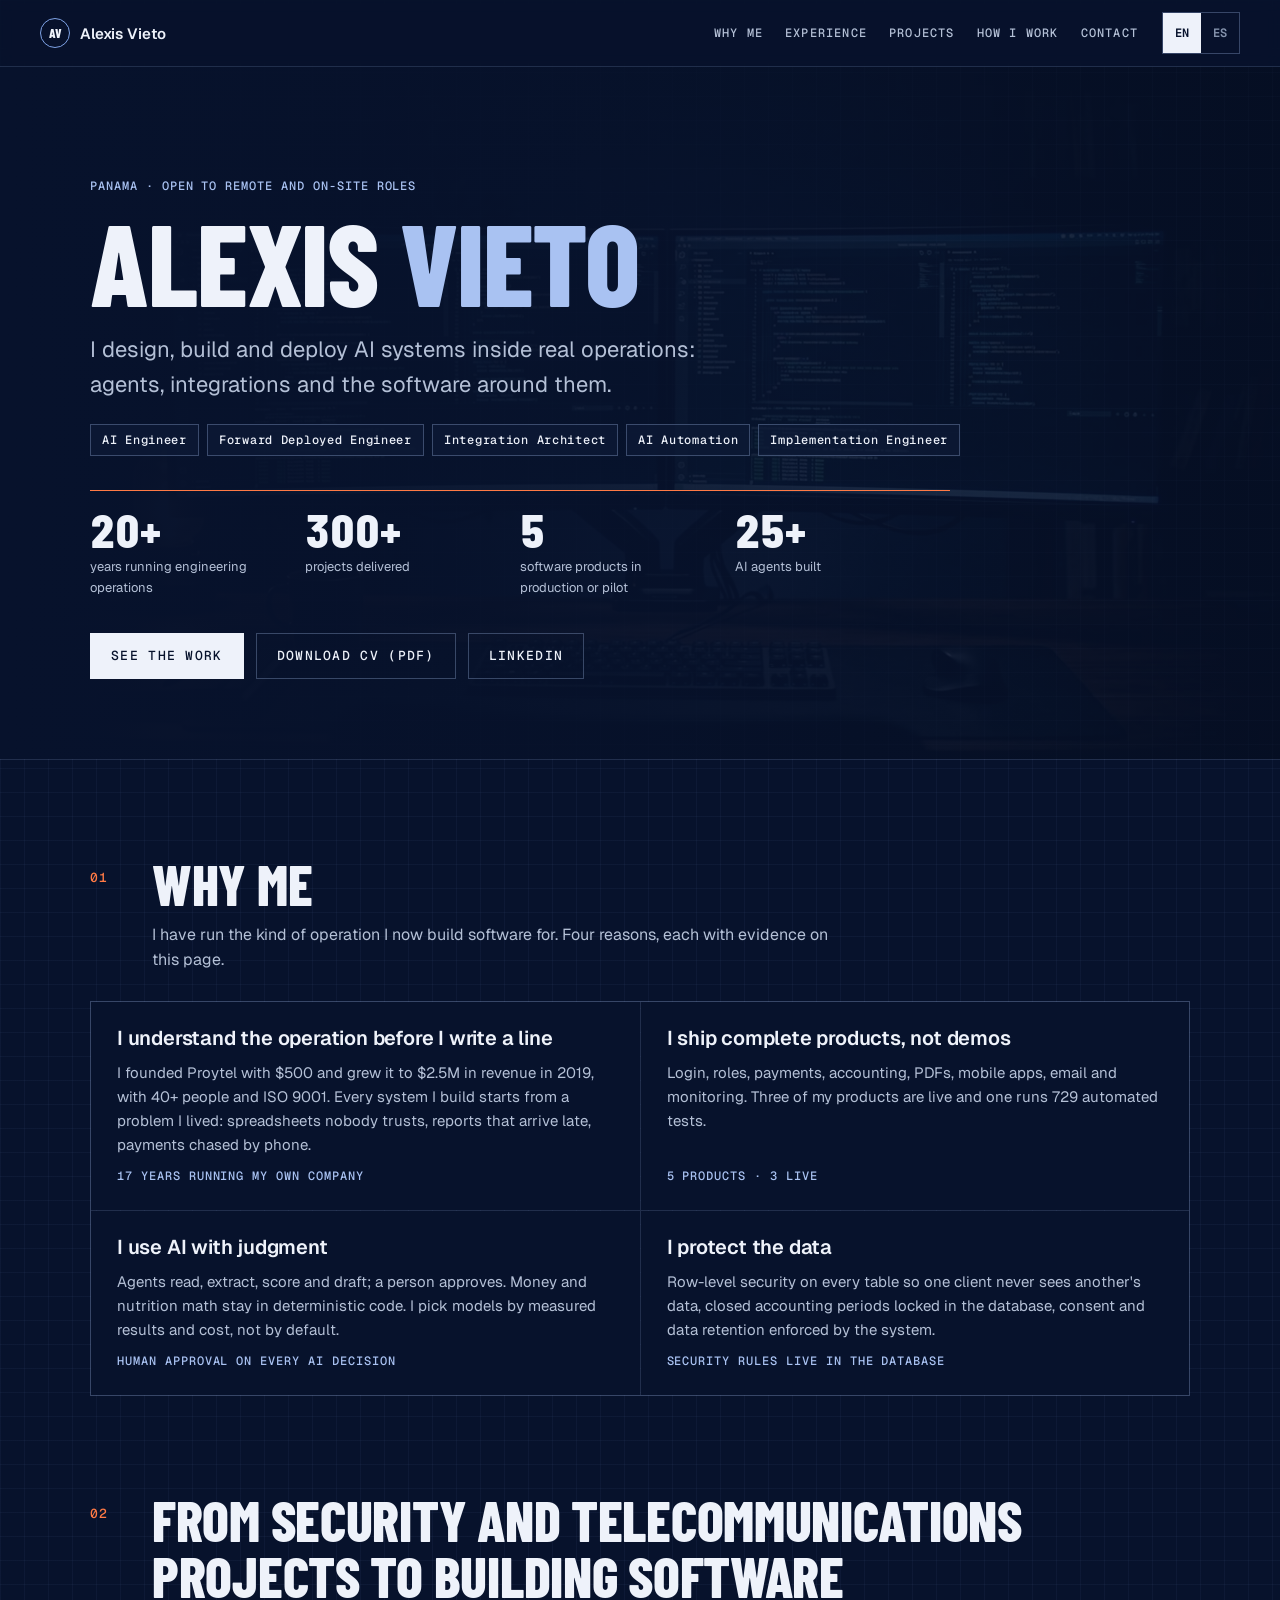
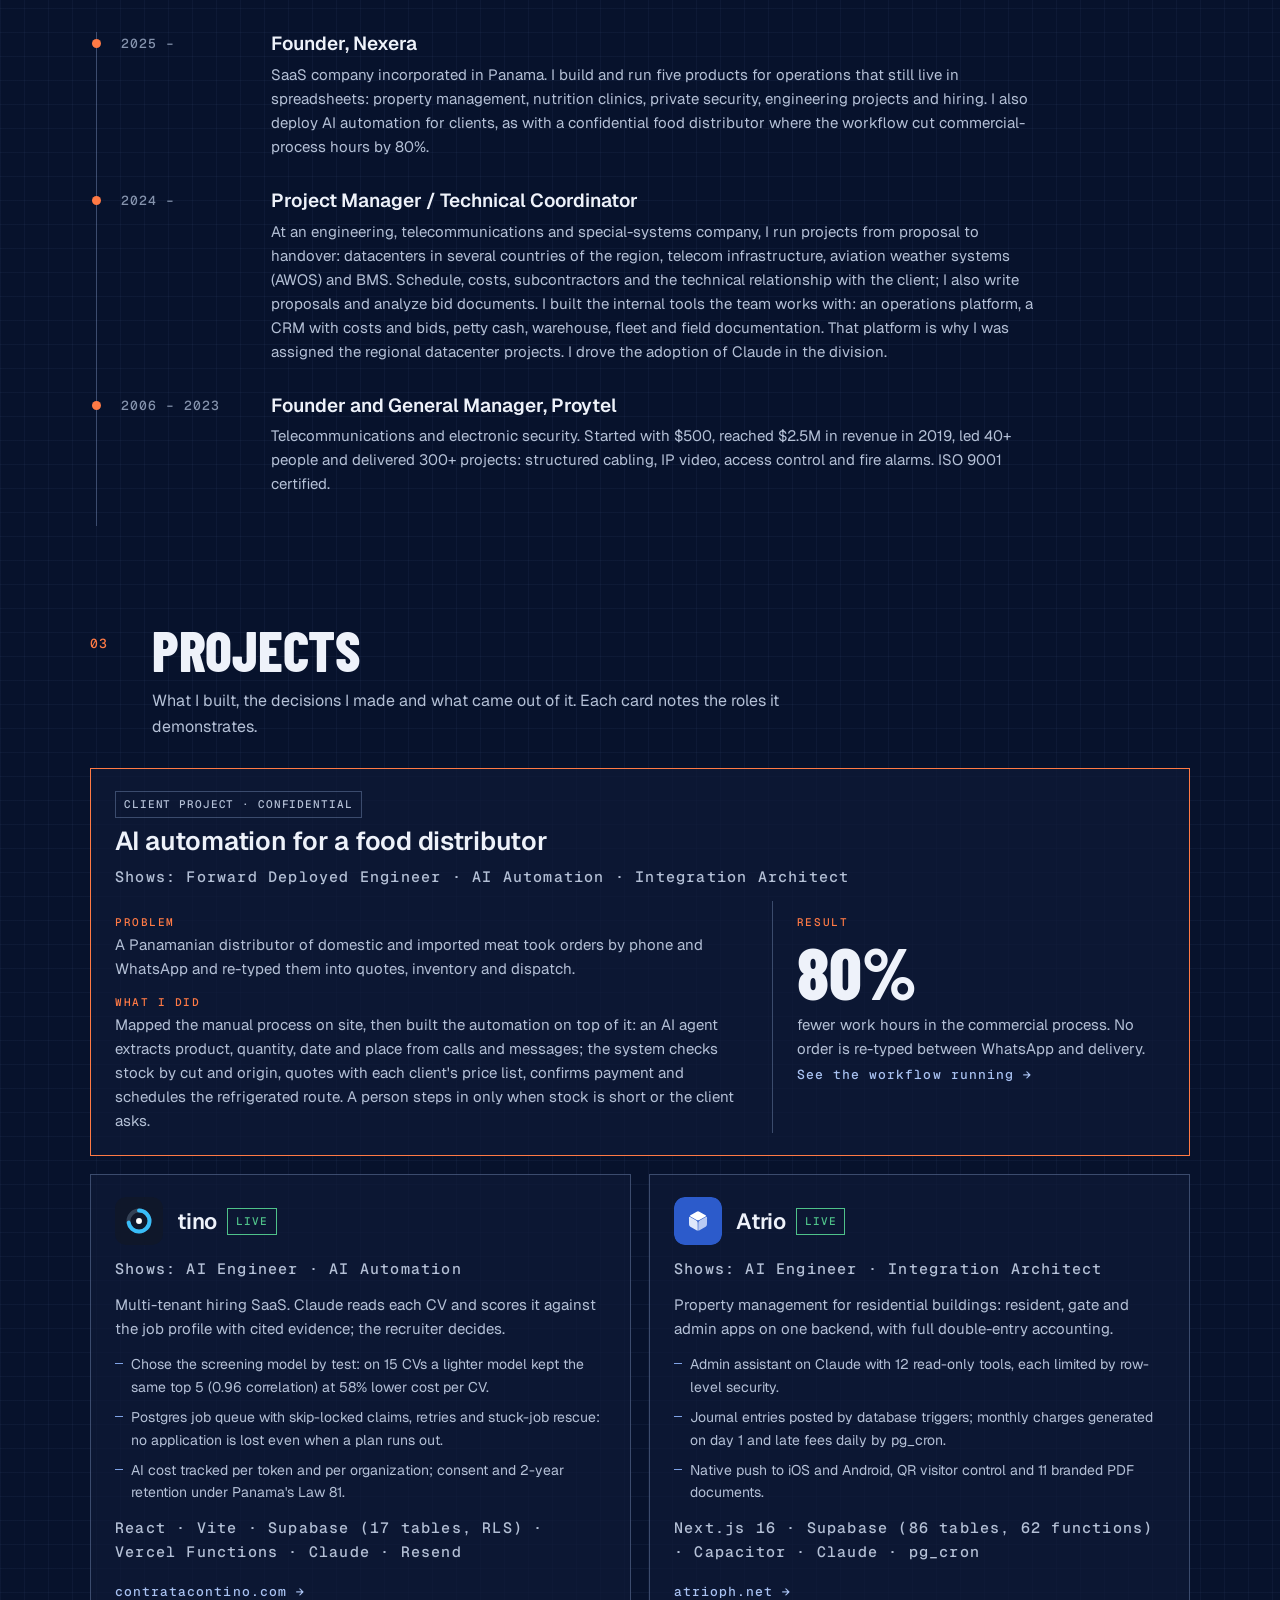
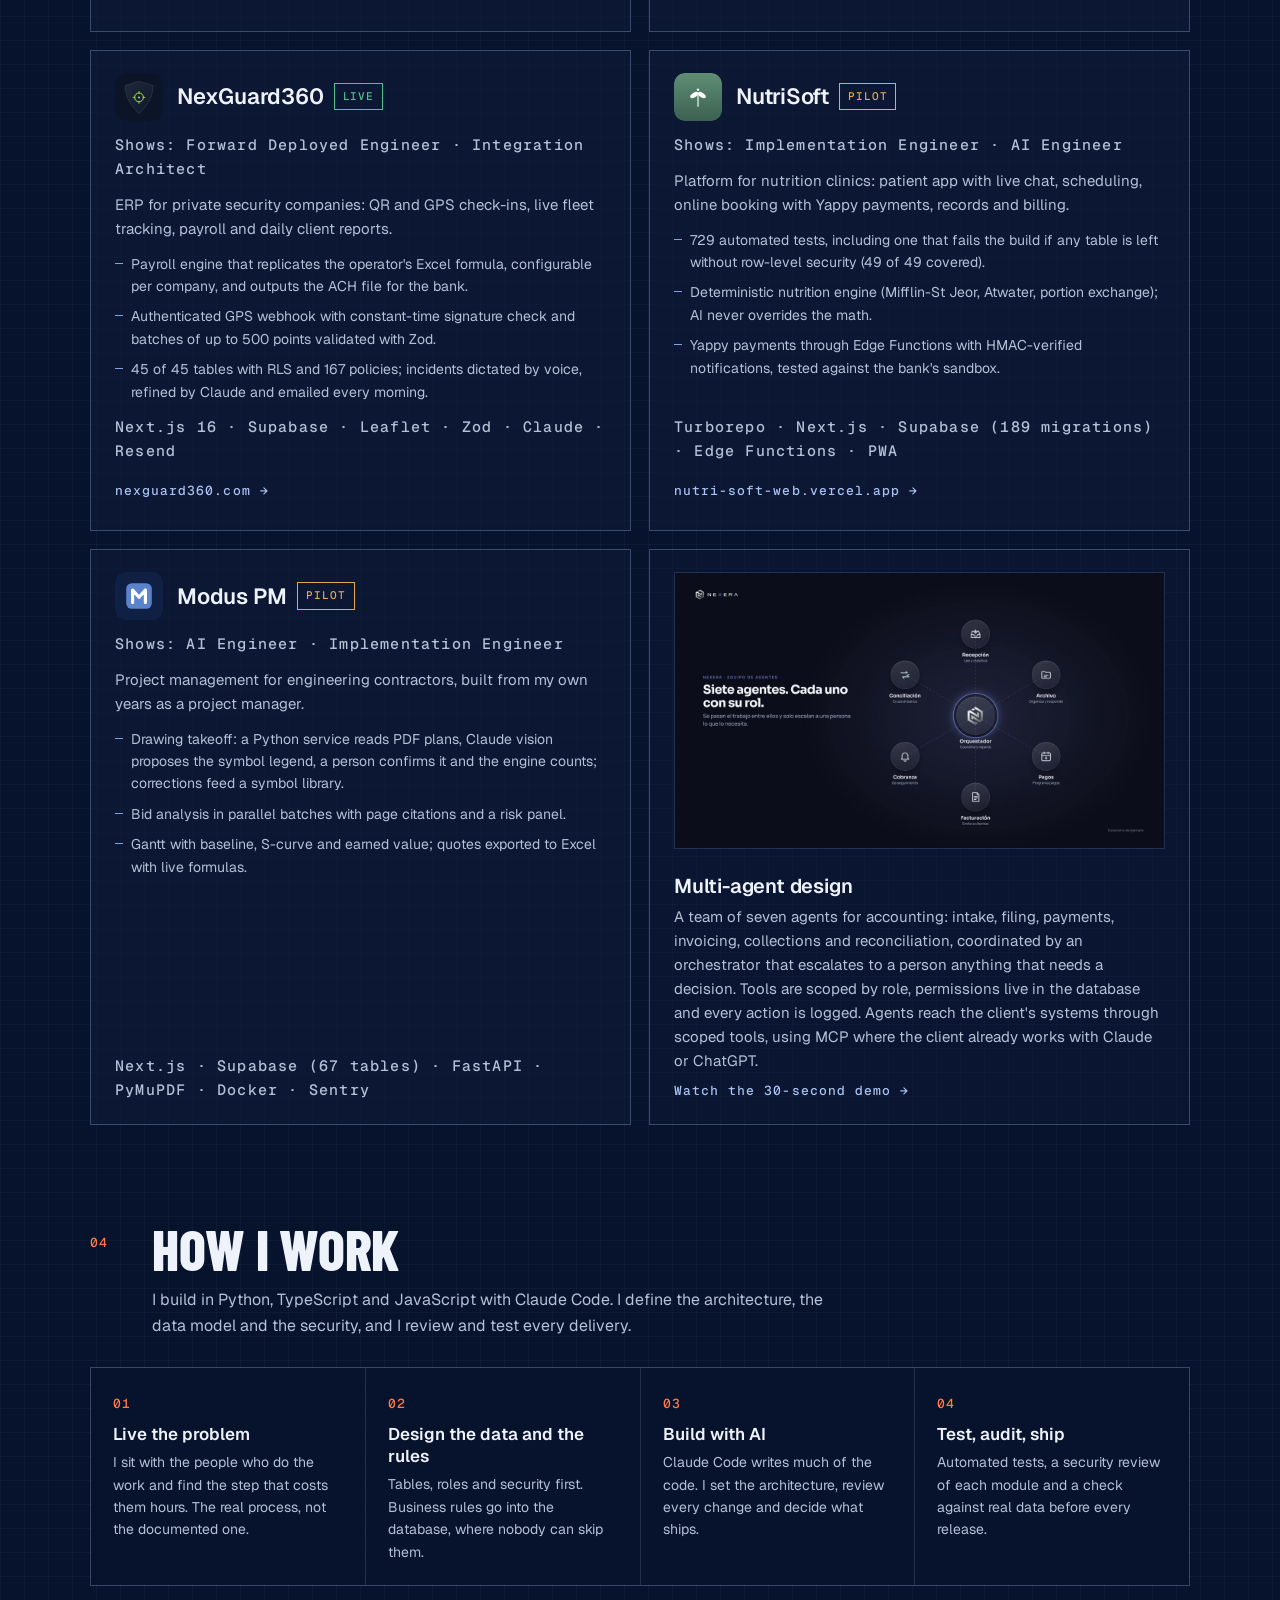
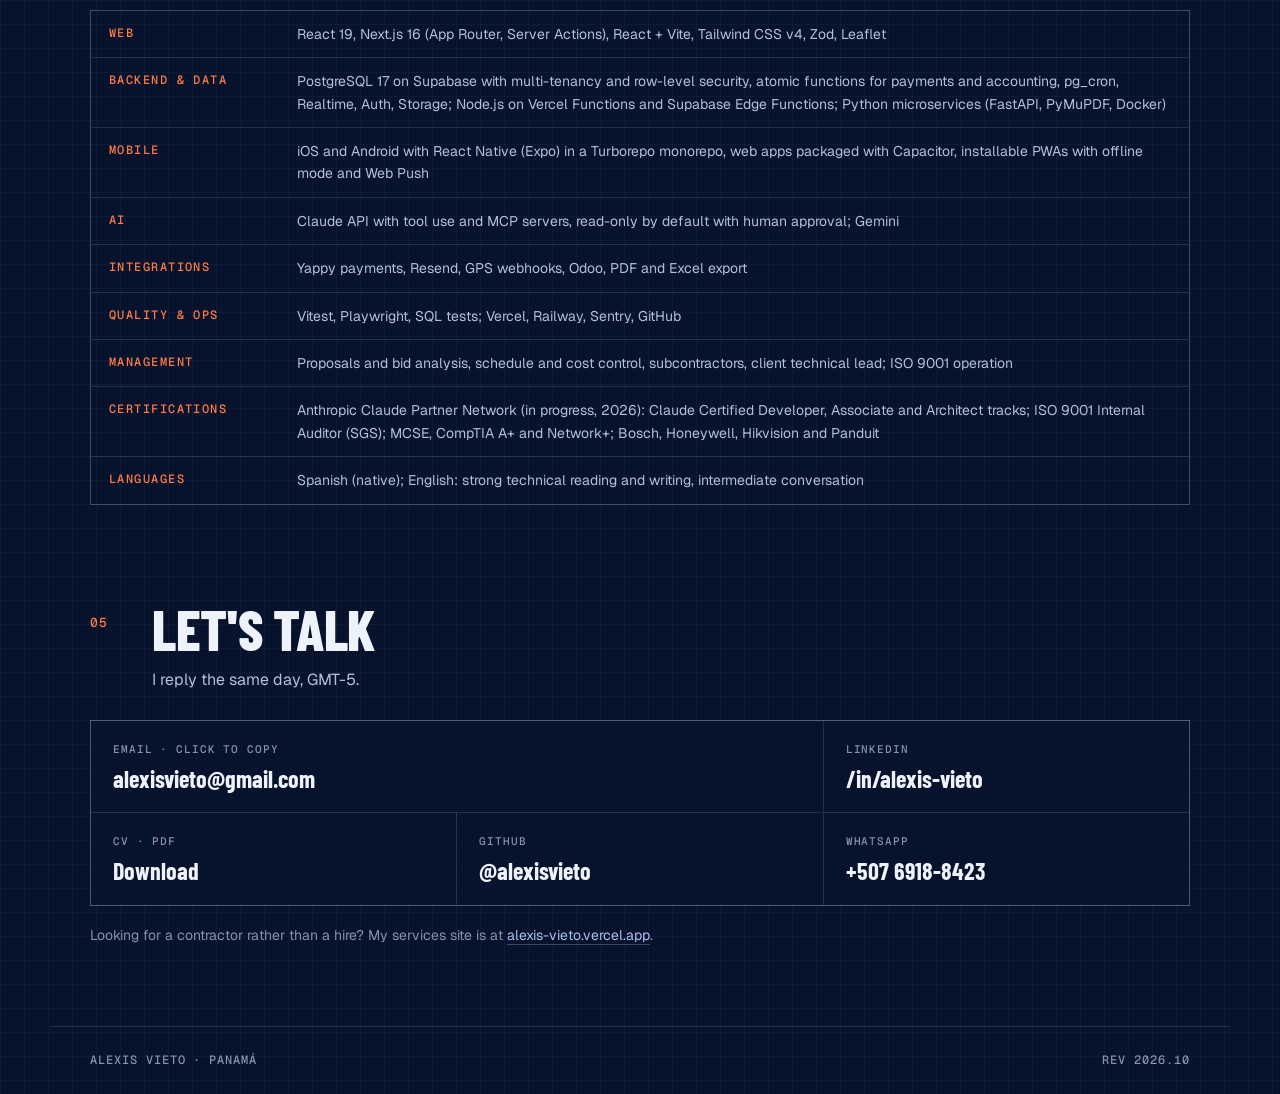
<file: recruiter/index.html>
<!doctype html>
<html lang="en">
<head>
<meta charset="utf-8">
<meta name="viewport" content="width=device-width,initial-scale=1">
<title>Alexis Vieto · AI Engineer · Forward Deployed Engineer · Integration Architect</title>
<meta name="description" content="Alexis Vieto. I design, build and deploy AI systems inside real operations. 20 years running engineering operations, 5 software products in production, 25+ AI agents. Panama.">
<link rel="canonical" href="https://alexis-vieto-cv.vercel.app/">
<meta property="og:type" content="profile">
<meta property="og:site_name" content="Alexis Vieto">
<meta property="og:title" content="Alexis Vieto · AI Engineer · Forward Deployed Engineer · Integration Architect">
<meta property="og:description" content="I design, build and deploy AI systems inside real operations. 20 years running engineering operations, 5 products in production, 25+ AI agents.">
<meta property="og:url" content="https://alexis-vieto-cv.vercel.app/">
<meta property="og:image" content="https://alexis-vieto-cv.vercel.app/media/og.jpg">
<meta property="og:image:width" content="1200">
<meta property="og:image:height" content="630">
<meta property="og:image:alt" content="Alexis Vieto · portfolio for recruiters">
<meta name="twitter:card" content="summary_large_image">
<meta name="twitter:image" content="https://alexis-vieto-cv.vercel.app/media/og.jpg">
<meta name="theme-color" content="#07122c">
<link rel="icon" href="favicon.svg" type="image/svg+xml">
<link rel="preconnect" href="https://fonts.googleapis.com">
<link rel="preconnect" href="https://fonts.gstatic.com" crossorigin>
<link href="https://fonts.googleapis.com/css2?family=Barlow+Condensed:wght@700;800&family=Geist:wght@400;500;600&family=Geist+Mono:wght@500;700&display=swap" rel="stylesheet">
<link rel="stylesheet" href="styles.css">
<script type="application/ld+json">
{"@context":"https://schema.org","@type":"Person","name":"Alexis Vieto","jobTitle":"AI Engineer · Forward Deployed Engineer · Integration Architect","address":{"@type":"PostalAddress","addressCountry":"PA"},"email":"mailto:alexisvieto@gmail.com","url":"https://alexis-vieto-cv.vercel.app/","sameAs":["https://www.linkedin.com/in/alexis-vieto","https://github.com/alexisvieto"],"knowsAbout":["AI agents","Claude API","Model Context Protocol","Supabase","PostgreSQL","Next.js","Systems integration","Project management"]}
</script>
</head>
<body>

<header class="top">
  <a class="brand" href="#top"><span class="mono">AV</span><b>Alexis Vieto</b></a>
  <nav aria-label="Sections">
    <a href="#why" data-i="nav1">Why me</a>
    <a href="#experience" data-i="nav2">Experience</a>
    <a href="#work" data-i="nav3">Projects</a>
    <a href="#method" data-i="nav4">How I work</a>
    <a href="#contact" data-i="nav5">Contact</a>
  </nav>
  <div class="lang" role="group" aria-label="Language">
    <button type="button" data-lang="en" aria-pressed="true">EN</button>
    <button type="button" data-lang="es" aria-pressed="false">ES</button>
  </div>
</header>

<main id="top">

<!-- ============ HERO ============ -->
<section class="hero">
  <img class="hero-bg" src="media/hero.jpg" alt="" aria-hidden="true">
  <div class="hero-in">
    <p class="kick mono" data-i="hKick">Panama · open to remote and on-site roles</p>
    <h1>Alexis <em>Vieto</em></h1>
    <p class="lead" data-i="hLead">I design, build and deploy AI systems inside real operations: agents, integrations and the software around them.</p>
    <ul class="roles" aria-label="Roles">
      <li>AI Engineer</li><li>Forward Deployed Engineer</li><li>Integration Architect</li><li>AI Automation</li><li>Implementation Engineer</li>
    </ul>
    <dl class="figs">
      <div><dt>20+</dt><dd data-i="f1">years running engineering operations</dd></div>
      <div><dt>300+</dt><dd data-i="f2">projects delivered</dd></div>
      <div><dt>5</dt><dd data-i="f3">software products in production or pilot</dd></div>
      <div><dt>25+</dt><dd data-i="f4">AI agents built</dd></div>
    </dl>
    <div class="cta">
      <a class="btn primary" href="#work" data-i="c1">See the work</a>
      <a class="btn cvlink" href="media/alexis-vieto-cv-en.pdf" download data-i="c2">Download CV (PDF)</a>
      <a class="btn" href="https://www.linkedin.com/in/alexis-vieto" target="_blank" rel="noopener">LinkedIn</a>
    </div>
  </div>
</section>

<!-- ============ WHY ME ============ -->
<section class="sec" id="why">
  <header class="sec-h"><span class="num mono">01</span><h2 data-i="wT">Why me</h2><p data-i="wL">I have run the kind of operation I now build software for. Four reasons, each with evidence on this page.</p></header>
  <div class="why">
    <article><h3 data-i="w1t">I understand the operation before I write a line</h3><p data-i="w1p">I founded Proytel with $500 and grew it to $2.5M in revenue in 2019, with 40+ people and ISO 9001. Every system I build starts from a problem I lived: spreadsheets nobody trusts, reports that arrive late, payments chased by phone.</p><b class="mono" data-i="w1x">17 years running my own company</b></article>
    <article><h3 data-i="w2t">I ship complete products, not demos</h3><p data-i="w2p">Login, roles, payments, accounting, PDFs, mobile apps, email and monitoring. Three of my products are live and one runs 729 automated tests.</p><b class="mono" data-i="w2x">5 products · 3 live</b></article>
    <article><h3 data-i="w3t">I use AI with judgment</h3><p data-i="w3p">Agents read, extract, score and draft; a person approves. Money and nutrition math stay in deterministic code. I pick models by measured results and cost, not by default.</p><b class="mono" data-i="w3x">Human approval on every AI decision</b></article>
    <article><h3 data-i="w4t">I protect the data</h3><p data-i="w4p">Row-level security on every table so one client never sees another's data, closed accounting periods locked in the database, consent and data retention enforced by the system.</p><b class="mono" data-i="w4x">Security rules live in the database</b></article>
  </div>
</section>

<!-- ============ EXPERIENCE ============ -->
<section class="sec" id="experience">
  <header class="sec-h"><span class="num mono">02</span><h2 data-i="eT">From security and telecommunications projects to building software</h2></header>
  <ol class="xp">
    <li>
      <span class="when mono">2025 –</span>
      <div><h3 data-i="e3t">Founder, Nexera</h3><p data-i="e3p">SaaS company incorporated in Panama. I build and run five products for operations that still live in spreadsheets: property management, nutrition clinics, private security, engineering projects and hiring. I also deploy AI automation for clients, as with a confidential food distributor where the workflow cut commercial-process hours by 80%.</p></div>
    </li>
    <li>
      <span class="when mono">2024 –</span>
      <div><h3 data-i="e2t">Project Manager / Technical Coordinator</h3><p data-i="e2p">At an engineering, telecommunications and special-systems company, I run projects from proposal to handover: datacenters in several countries of the region, telecom infrastructure, aviation weather systems (AWOS) and BMS. Schedule, costs, subcontractors and the technical relationship with the client; I also write proposals and analyze bid documents. I built the internal tools the team works with: an operations platform, a CRM with costs and bids, petty cash, warehouse, fleet and field documentation. That platform is why I was assigned the regional datacenter projects. I drove the adoption of Claude in the division.</p></div>
    </li>
    <li>
      <span class="when mono">2006 – 2023</span>
      <div><h3 data-i="e1t">Founder and General Manager, Proytel</h3><p data-i="e1p">Telecommunications and electronic security. Started with $500, reached $2.5M in revenue in 2019, led 40+ people and delivered 300+ projects: structured cabling, IP video, access control and fire alarms. ISO 9001 certified.</p></div>
    </li>
  </ol>
</section>

<!-- ============ PROJECTS ============ -->
<section class="sec" id="work">
  <header class="sec-h"><span class="num mono">03</span><h2 data-i="pT">Projects</h2><p data-i="pL">What I built, the decisions I made and what came out of it. Each card notes the roles it demonstrates.</p></header>

  <article class="case feat">
    <div class="case-h">
      <span class="tag mono" data-i="cfTag">Client project · confidential</span>
      <h3 data-i="cfT">AI automation for a food distributor</h3>
      <p class="shows mono"><span data-i="shows">Shows</span>: Forward Deployed Engineer · AI Automation · Integration Architect</p>
    </div>
    <div class="case-b">
      <div>
        <h4 data-i="kProb">Problem</h4><p data-i="cfP">A Panamanian distributor of domestic and imported meat took orders by phone and WhatsApp and re-typed them into quotes, inventory and dispatch.</p>
        <h4 data-i="kBuilt">What I did</h4><p data-i="cfB">Mapped the manual process on site, then built the automation on top of it: an AI agent extracts product, quantity, date and place from calls and messages; the system checks stock by cut and origin, quotes with each client's price list, confirms payment and schedules the refrigerated route. A person steps in only when stock is short or the client asks.</p>
      </div>
      <div class="res">
        <h4 data-i="kRes">Result</h4>
        <p class="big">80%</p><p data-i="cfR">fewer work hours in the commercial process. No order is re-typed between WhatsApp and delivery.</p>
        <a class="mono link" href="https://alexis-vieto.vercel.app/#flow-wrap" target="_blank" rel="noopener" data-i="cfL">See the workflow running →</a>
      </div>
    </div>
  </article>

  <div class="cases">
    <article class="case">
      <div class="case-h"><img src="media/logos/tino.svg" alt="" width="48" height="48"><div><h3>tino</h3><span class="tag mono live" data-i="live">Live</span></div></div>
      <p class="shows mono"><span data-i="shows">Shows</span>: AI Engineer · AI Automation</p>
      <p data-i="tP">Multi-tenant hiring SaaS. Claude reads each CV and scores it against the job profile with cited evidence; the recruiter decides.</p>
      <ul>
        <li data-i="t1">Chose the screening model by test: on 15 CVs a lighter model kept the same top 5 (0.96 correlation) at 58% lower cost per CV.</li>
        <li data-i="t2">Postgres job queue with skip-locked claims, retries and stuck-job rescue: no application is lost even when a plan runs out.</li>
        <li data-i="t3">AI cost tracked per token and per organization; consent and 2-year retention under Panama's Law 81.</li>
      </ul>
      <p class="stack mono">React · Vite · Supabase (17 tables, RLS) · Vercel Functions · Claude · Resend</p>
      <a class="mono link" href="https://www.contratacontino.com" target="_blank" rel="noopener">contratacontino.com →</a>
    </article>

    <article class="case">
      <div class="case-h"><img src="media/logos/atrio.svg" alt="" width="48" height="48"><div><h3>Atrio</h3><span class="tag mono live" data-i="live">Live</span></div></div>
      <p class="shows mono"><span data-i="shows">Shows</span>: AI Engineer · Integration Architect</p>
      <p data-i="aP">Property management for residential buildings: resident, gate and admin apps on one backend, with full double-entry accounting.</p>
      <ul>
        <li data-i="a1">Admin assistant on Claude with 12 read-only tools, each limited by row-level security.</li>
        <li data-i="a2">Journal entries posted by database triggers; monthly charges generated on day 1 and late fees daily by pg_cron.</li>
        <li data-i="a3">Native push to iOS and Android, QR visitor control and 11 branded PDF documents.</li>
      </ul>
      <p class="stack mono">Next.js 16 · Supabase (86 tables, 62 functions) · Capacitor · Claude · pg_cron</p>
      <a class="mono link" href="https://www.atrioph.net" target="_blank" rel="noopener">atrioph.net →</a>
    </article>

    <article class="case">
      <div class="case-h"><img src="media/logos/nexguard360.svg" alt="" width="48" height="48"><div><h3>NexGuard360</h3><span class="tag mono live" data-i="live">Live</span></div></div>
      <p class="shows mono"><span data-i="shows">Shows</span>: Forward Deployed Engineer · Integration Architect</p>
      <p data-i="nP">ERP for private security companies: QR and GPS check-ins, live fleet tracking, payroll and daily client reports.</p>
      <ul>
        <li data-i="n1">Payroll engine that replicates the operator's Excel formula, configurable per company, and outputs the ACH file for the bank.</li>
        <li data-i="n2">Authenticated GPS webhook with constant-time signature check and batches of up to 500 points validated with Zod.</li>
        <li data-i="n3">45 of 45 tables with RLS and 167 policies; incidents dictated by voice, refined by Claude and emailed every morning.</li>
      </ul>
      <p class="stack mono">Next.js 16 · Supabase · Leaflet · Zod · Claude · Resend</p>
      <a class="mono link" href="https://www.nexguard360.com" target="_blank" rel="noopener">nexguard360.com →</a>
    </article>

    <article class="case">
      <div class="case-h"><img src="media/logos/nutrisoft.svg" alt="" width="48" height="48"><div><h3>NutriSoft</h3><span class="tag mono pilot" data-i="pilot">Pilot</span></div></div>
      <p class="shows mono"><span data-i="shows">Shows</span>: Implementation Engineer · AI Engineer</p>
      <p data-i="sP">Platform for nutrition clinics: patient app with live chat, scheduling, online booking with Yappy payments, records and billing.</p>
      <ul>
        <li data-i="s1">729 automated tests, including one that fails the build if any table is left without row-level security (49 of 49 covered).</li>
        <li data-i="s2">Deterministic nutrition engine (Mifflin-St Jeor, Atwater, portion exchange); AI never overrides the math.</li>
        <li data-i="s3">Yappy payments through Edge Functions with HMAC-verified notifications, tested against the bank's sandbox.</li>
      </ul>
      <p class="stack mono">Turborepo · Next.js · Supabase (189 migrations) · Edge Functions · PWA</p>
      <a class="mono link" href="https://nutri-soft-web.vercel.app" target="_blank" rel="noopener">nutri-soft-web.vercel.app →</a>
    </article>

    <article class="case">
      <div class="case-h"><img src="media/logos/modus.svg" alt="" width="48" height="48"><div><h3>Modus PM</h3><span class="tag mono pilot" data-i="pilot">Pilot</span></div></div>
      <p class="shows mono"><span data-i="shows">Shows</span>: AI Engineer · Implementation Engineer</p>
      <p data-i="mP">Project management for engineering contractors, built from my own years as a project manager.</p>
      <ul>
        <li data-i="m1">Drawing takeoff: a Python service reads PDF plans, Claude vision proposes the symbol legend, a person confirms it and the engine counts; corrections feed a symbol library.</li>
        <li data-i="m2">Bid analysis in parallel batches with page citations and a risk panel.</li>
        <li data-i="m3">Gantt with baseline, S-curve and earned value; quotes exported to Excel with live formulas.</li>
      </ul>
      <p class="stack mono">Next.js · Supabase (67 tables) · FastAPI · PyMuPDF · Docker · Sentry</p>
    </article>
  <article class="case agents">
    <img src="media/agents.jpg" alt="" width="360" height="203">
    <div>
      <h3 data-i="agT">Multi-agent design</h3>
      <p data-i="agP">A team of seven agents for accounting: intake, filing, payments, invoicing, collections and reconciliation, coordinated by an orchestrator that escalates to a person anything that needs a decision. Tools are scoped by role, permissions live in the database and every action is logged. Agents reach the client's systems through scoped tools, using MCP where the client already works with Claude or ChatGPT.</p>
      <a class="mono link" href="https://alexis-vieto.vercel.app/#agents" target="_blank" rel="noopener" data-i="agL">Watch the 30-second demo →</a>
    </div>
  </article>
  </div>


</section>

<!-- ============ HOW I WORK ============ -->
<section class="sec" id="method">
  <header class="sec-h"><span class="num mono">04</span><h2 data-i="hT">How I work</h2><p data-i="hL">I build in Python, TypeScript and JavaScript with Claude Code. I define the architecture, the data model and the security, and I review and test every delivery.</p></header>
  <ol class="steps">
    <li><b class="mono">01</b><h3 data-i="h1t">Live the problem</h3><p data-i="h1p">I sit with the people who do the work and find the step that costs them hours. The real process, not the documented one.</p></li>
    <li><b class="mono">02</b><h3 data-i="h2t">Design the data and the rules</h3><p data-i="h2p">Tables, roles and security first. Business rules go into the database, where nobody can skip them.</p></li>
    <li><b class="mono">03</b><h3 data-i="h3t">Build with AI</h3><p data-i="h3p">Claude Code writes much of the code. I set the architecture, review every change and decide what ships.</p></li>
    <li><b class="mono">04</b><h3 data-i="h4t">Test, audit, ship</h3><p data-i="h4p">Automated tests, a security review of each module and a check against real data before every release.</p></li>
  </ol>
  <dl class="stackx">
    <div><dt data-i="sx1">Web</dt><dd>React 19, Next.js 16 (App Router, Server Actions), React + Vite, Tailwind CSS v4, Zod, Leaflet</dd></div>
    <div><dt data-i="sx2">Backend & data</dt><dd data-i="sx2d">PostgreSQL 17 on Supabase with multi-tenancy and row-level security, atomic functions for payments and accounting, pg_cron, Realtime, Auth, Storage; Node.js on Vercel Functions and Supabase Edge Functions; Python microservices (FastAPI, PyMuPDF, Docker)</dd></div>
    <div><dt data-i="sx3">Mobile</dt><dd data-i="sx3d">iOS and Android with React Native (Expo) in a Turborepo monorepo, web apps packaged with Capacitor, installable PWAs with offline mode and Web Push</dd></div>
    <div><dt data-i="sx4">AI</dt><dd data-i="sx4d">Claude API with tool use and MCP servers, read-only by default with human approval; Gemini</dd></div>
    <div><dt data-i="sx5">Integrations</dt><dd data-i="sx5d">Yappy payments, Resend, GPS webhooks, Odoo, PDF and Excel export</dd></div>
    <div><dt data-i="sx6">Quality & ops</dt><dd data-i="sx6d">Vitest, Playwright, SQL tests; Vercel, Railway, Sentry, GitHub</dd></div>
    <div><dt data-i="sx7">Management</dt><dd data-i="sx7d">Proposals and bid analysis, schedule and cost control, subcontractors, client technical lead; ISO 9001 operation</dd></div>
    <div><dt data-i="sx9">Certifications</dt><dd data-i="sx9d">Anthropic Claude Partner Network (in progress, 2026): Claude Certified Developer, Associate and Architect tracks; ISO 9001 Internal Auditor (SGS); MCSE, CompTIA A+ and Network+; Bosch, Honeywell, Hikvision and Panduit</dd></div>
    <div><dt data-i="sx8">Languages</dt><dd data-i="sx8d">Spanish (native); English: strong technical reading and writing, intermediate conversation</dd></div>
  </dl>
</section>

<!-- ============ CONTACT ============ -->
<section class="sec contact" id="contact">
  <header class="sec-h"><span class="num mono">05</span><h2 data-i="kT">Let's talk</h2><p data-i="kL">I reply the same day, GMT-5.</p></header>
  <ul class="cl">
    <li class="wide"><button type="button" class="copy" data-copy="alexisvieto@gmail.com"><span class="mono" data-i="k1">Email · click to copy</span><b>alexisvieto@gmail.com</b></button></li>
    <li><a href="https://www.linkedin.com/in/alexis-vieto" target="_blank" rel="noopener"><span class="mono">LinkedIn</span><b>/in/alexis-vieto</b></a></li>
    <li><a class="cvlink" href="media/alexis-vieto-cv-en.pdf" download><span class="mono">CV · PDF</span><b data-i="k3">Download</b></a></li>
    <li><a href="https://github.com/alexisvieto" target="_blank" rel="noopener"><span class="mono">GitHub</span><b>@alexisvieto</b></a></li>
    <li><a href="https://wa.me/50769188423" target="_blank" rel="noopener"><span class="mono">WhatsApp</span><b>+507 6918-8423</b></a></li>
  </ul>
  <p class="svc" data-i="kS">Looking for a contractor rather than a hire? My services site is at <a href="https://alexis-vieto.vercel.app" target="_blank" rel="noopener">alexis-vieto.vercel.app</a>.</p>
</section>

</main>

<footer class="foot mono"><span>Alexis Vieto · Panamá</span><span>Rev 2026.10</span></footer>
<div class="toast" id="toast" role="status" aria-live="polite"></div>

<script src="i18n.js"></script>
<script src="app.js"></script>
</body>
</html>
</file>
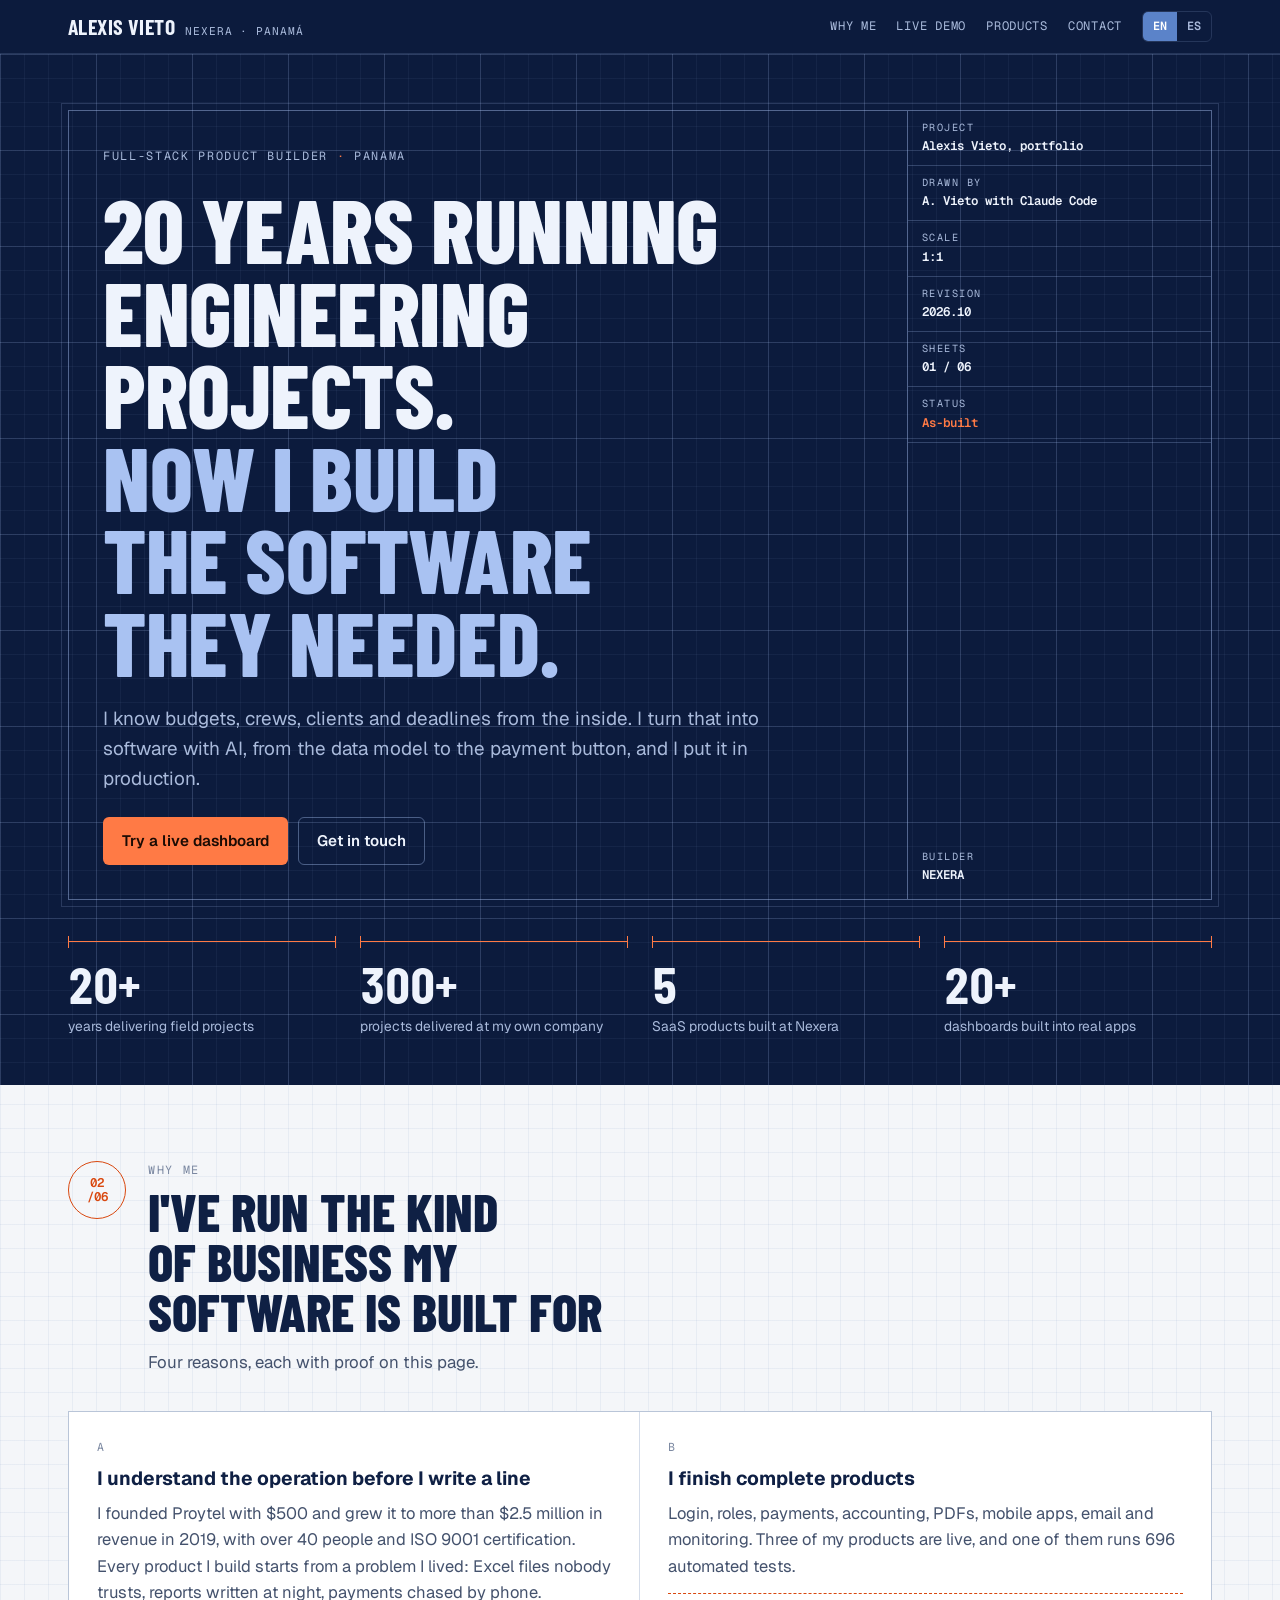
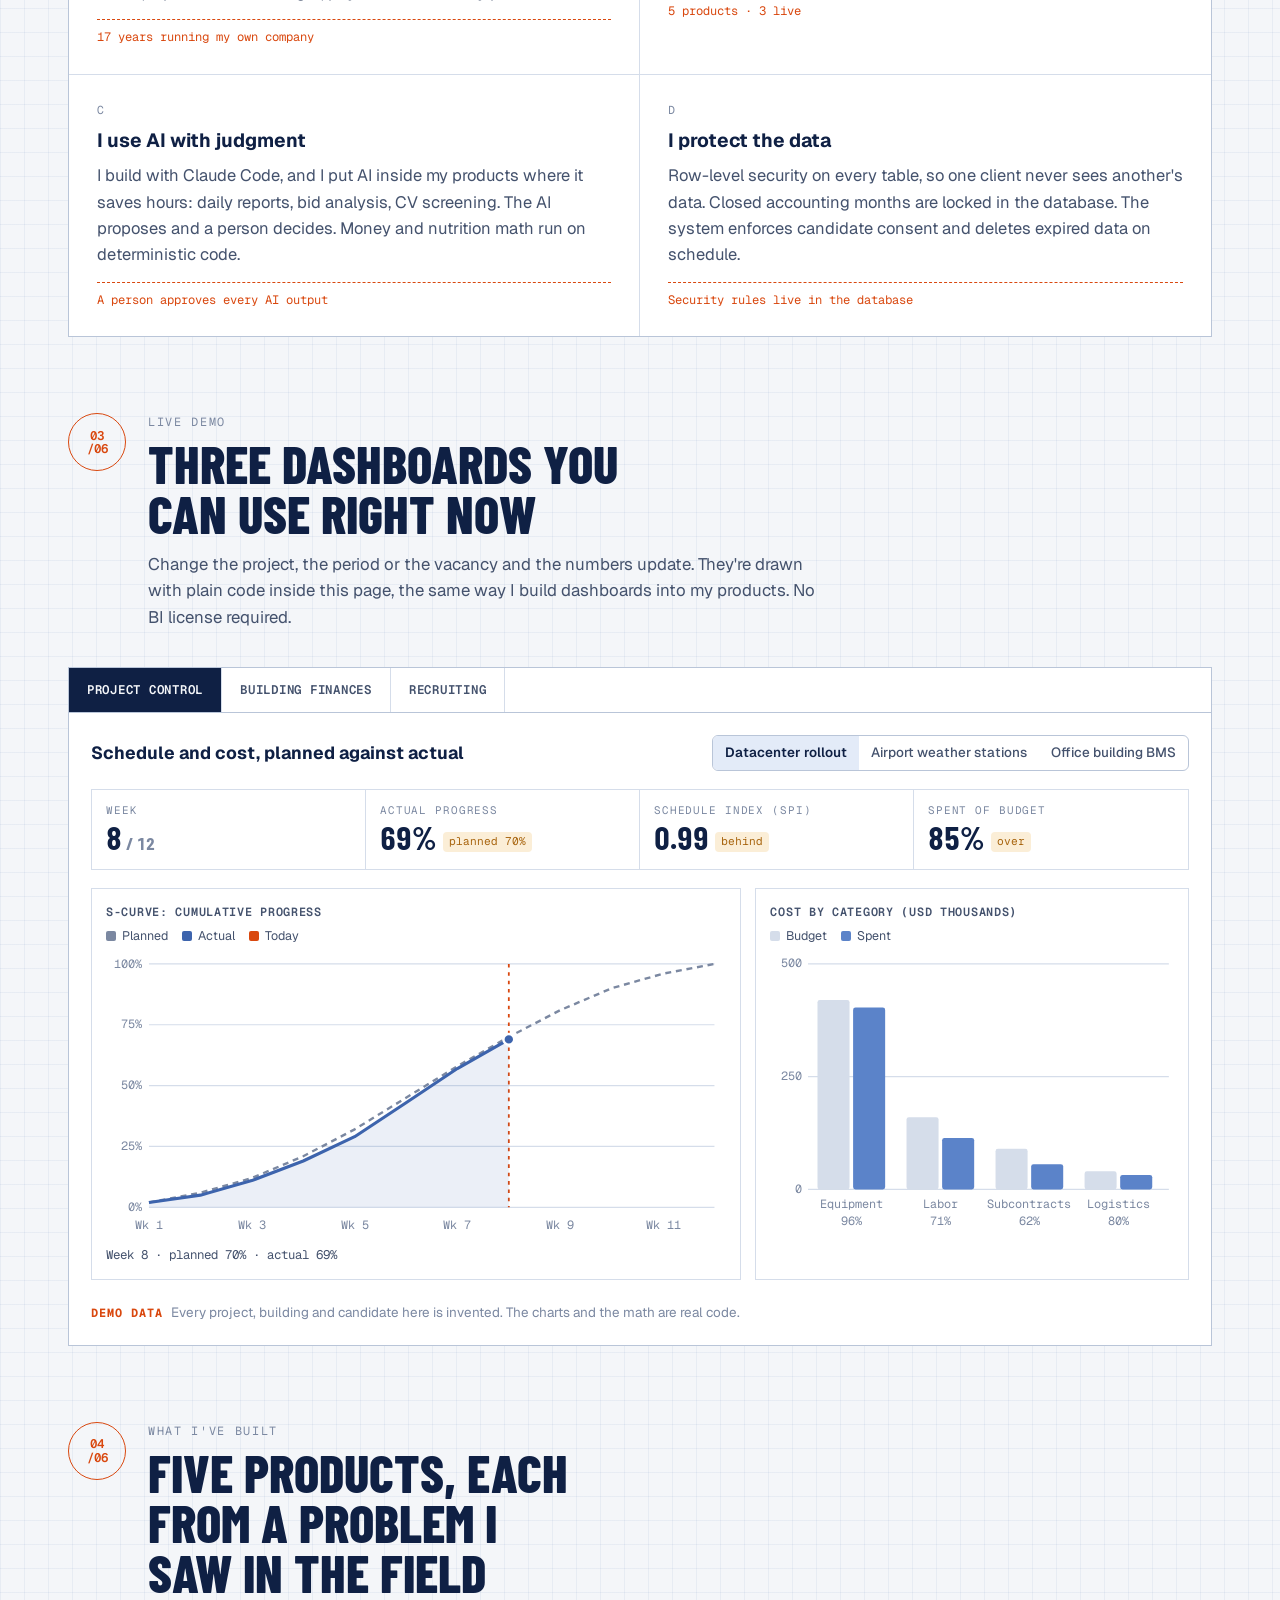
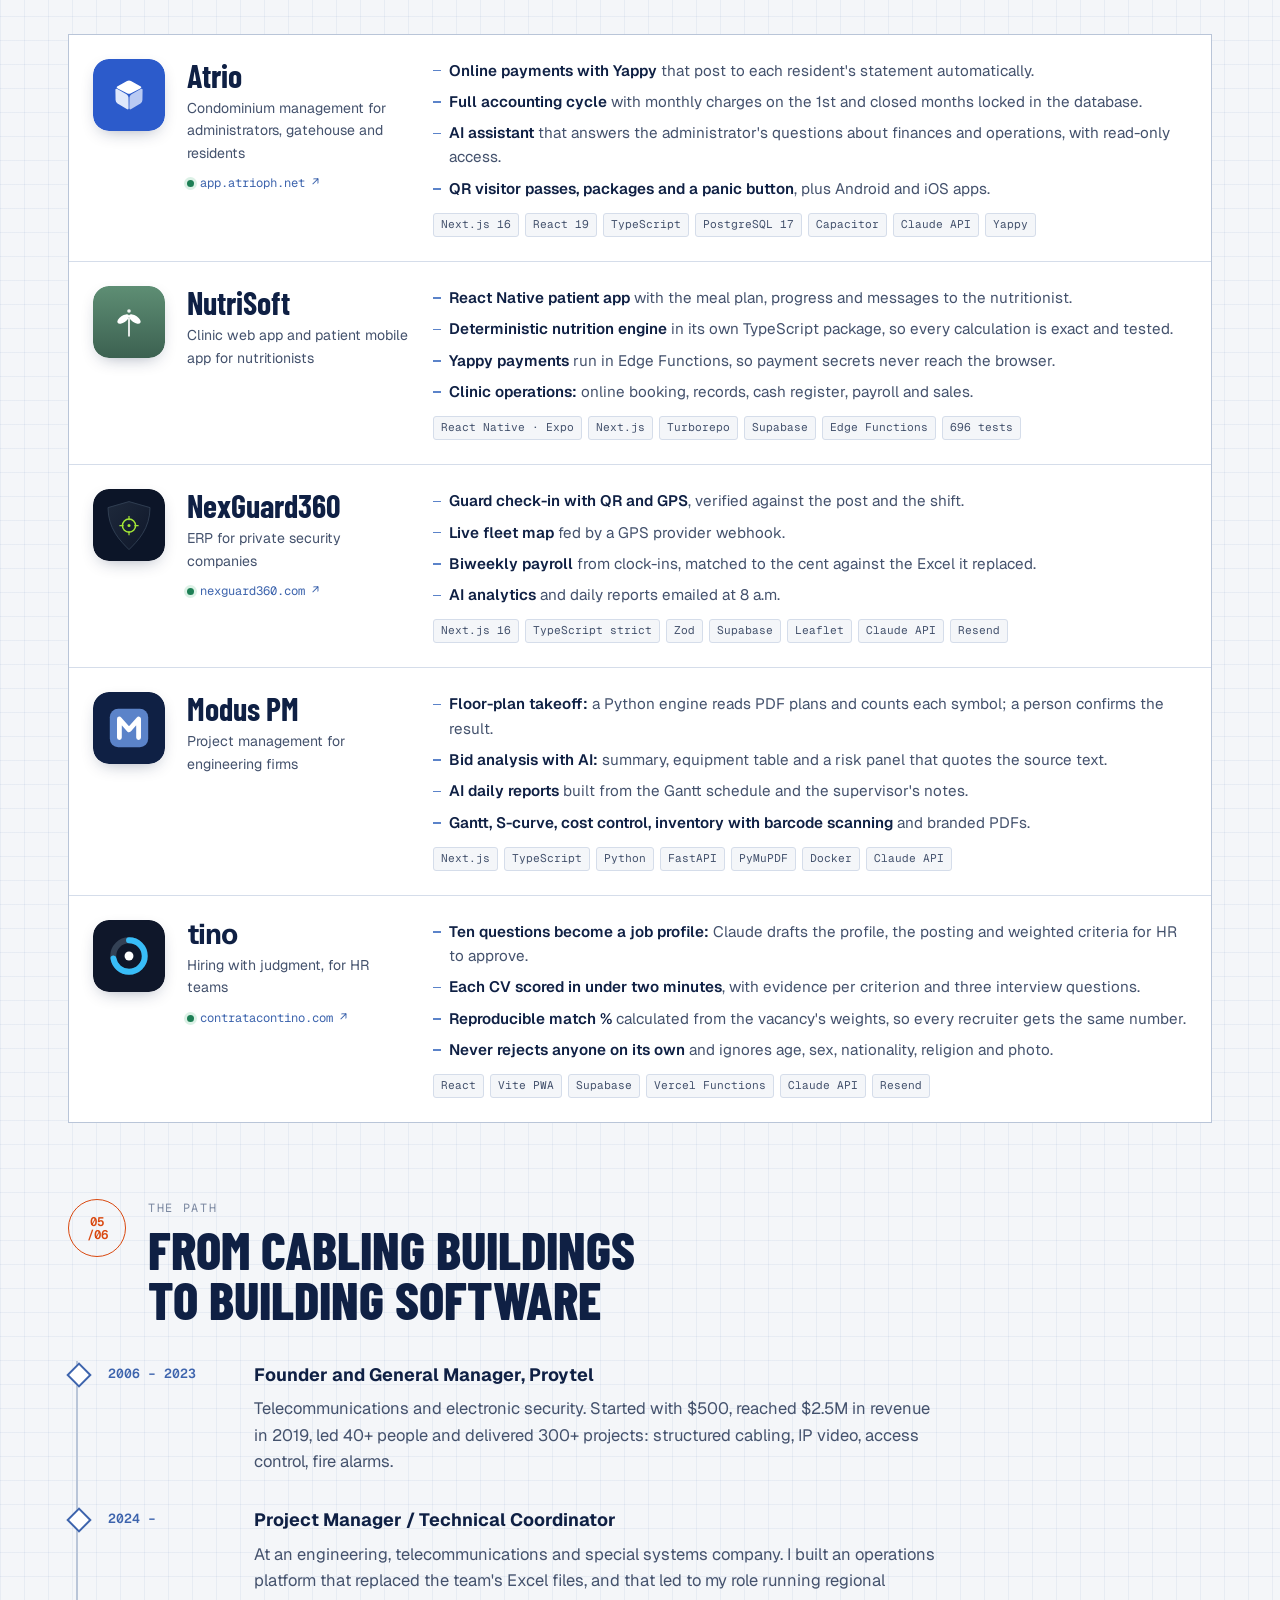
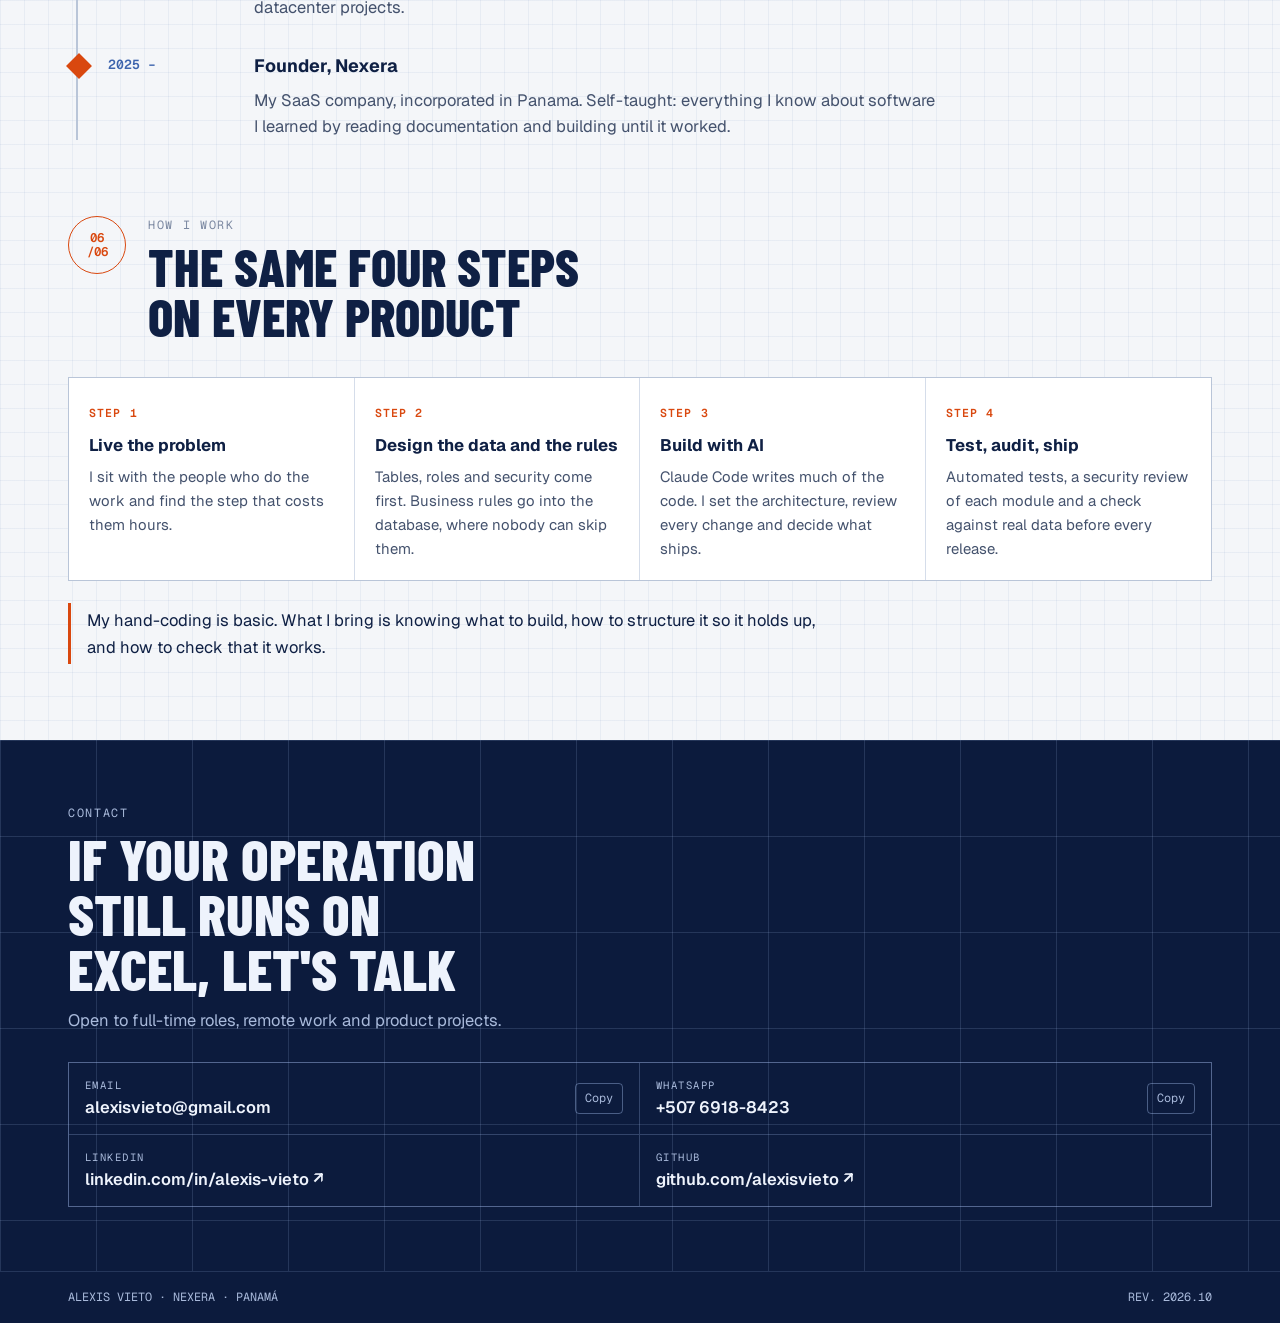
<file: portfolio-v2.html>
<!doctype html>
<html lang="en">
<head>
<meta charset="utf-8">
<meta name="viewport" content="width=device-width,initial-scale=1,viewport-fit=cover">
<meta name="description" content="Alexis Vieto: full-stack product builder in Panama. 20 years running engineering projects, now building SaaS products with AI.">
<style>body{margin:0}img{max-width:100%}[hidden]{display:none!important}</style>
<title>Alexis Vieto</title>
<link rel="preconnect" href="https://fonts.googleapis.com">
<link rel="stylesheet" href="https://fonts.googleapis.com/css2?family=Barlow+Condensed:wght@600;700;800&family=Geist:wght@400;500;600;700&family=Geist+Mono:wght@500;600&display=swap">
<style>
/* Layout: the page is an as-built drawing set. Blueprint hero with a title block, sheets numbered down the page, redline marks only where a number matters. */
:root{
  --paper:#f4f6f9; --sheet:#ffffff; --sunk:#e8edf4; --ink:#0f2044; --ink2:#44526d; --ink3:#7b88a1;
  --line:#d5ddea; --rule:#b9c5d8; --blue:#3d64ad; --blue2:#5b83c9; --soft:#e3ebf8; --grid:rgba(61,100,173,.07);
  --red:#d9480f; --redsoft:#fde6da;
  --good:#1d7f55; --goodsoft:#dcf1e6; --warn:#a8650f; --warnsoft:#fbeed7; --bad:#b4373a;
  --bp:#0c1b3d; --bpink:#eef3fc; --bpink2:#a9badb; --bpline:rgba(169,194,242,.16); --bpred:#ff7a45;
  --display:"Barlow Condensed","Arial Narrow","Roboto Condensed",sans-serif;
  --sans:"Geist",system-ui,-apple-system,"Segoe UI",sans-serif;
  --mono:"Geist Mono",ui-monospace,Menlo,Consolas,monospace;
}
@media (prefers-color-scheme:dark){:root:not([data-theme="light"]){
  --paper:#081228; --sheet:#0e1a37; --sunk:#0b1630; --ink:#eef2fa; --ink2:#aab7cf; --ink3:#7584a0;
  --line:#22335a; --rule:#2f4373; --blue:#7fa3e6; --blue2:#a9c2f2; --soft:#16284f; --grid:rgba(127,163,230,.06);
  --red:#ff7a45; --redsoft:#3d1e10;
  --good:#4fc28a; --goodsoft:#0f3527; --warn:#e5a84a; --warnsoft:#3a2a10; --bad:#ef7a7c;
  --bp:#050d1f; color-scheme:dark}}
:root[data-theme="dark"]{
  --paper:#081228; --sheet:#0e1a37; --sunk:#0b1630; --ink:#eef2fa; --ink2:#aab7cf; --ink3:#7584a0;
  --line:#22335a; --rule:#2f4373; --blue:#7fa3e6; --blue2:#a9c2f2; --soft:#16284f; --grid:rgba(127,163,230,.06);
  --red:#ff7a45; --redsoft:#3d1e10;
  --good:#4fc28a; --goodsoft:#0f3527; --warn:#e5a84a; --warnsoft:#3a2a10; --bad:#ef7a7c;
  --bp:#050d1f; color-scheme:dark}
*{box-sizing:border-box}
body{background:var(--paper);background-image:linear-gradient(var(--grid) 1px,transparent 1px),linear-gradient(90deg,var(--grid) 1px,transparent 1px);background-size:24px 24px;color:var(--ink);font-family:var(--sans);font-size:16.5px;line-height:1.6;-webkit-font-smoothing:antialiased}
.wrap{max-width:74rem;margin:0 auto;padding-inline:20px}
h1,h2,h3{margin:0;text-wrap:balance}
p{margin:0}
a{color:var(--blue)}
:focus-visible{outline:2px solid var(--blue2);outline-offset:2px;border-radius:3px}
.muted{color:var(--ink2)}

/* top bar */
.bar{position:sticky;top:env(safe-area-inset-top,0px);z-index:10;background:var(--bp);color:var(--bpink);border-bottom:1px solid var(--bpline)}
.bar .wrap{display:flex;align-items:center;justify-content:space-between;gap:16px;padding-block:9px}
.mark{display:flex;align-items:baseline;gap:10px;color:var(--bpink);text-decoration:none}
.mark b{font-family:var(--display);font-size:1.35rem;font-weight:700;letter-spacing:.02em;text-transform:uppercase}
.mark span{font-family:var(--mono);font-size:.7rem;color:var(--bpink2);letter-spacing:.08em}
.nav{display:flex;align-items:center;gap:20px;font-size:.88rem}
.nav a{color:var(--bpink2);text-decoration:none;font-family:var(--mono);font-size:.76rem;letter-spacing:.06em;text-transform:uppercase}
.nav a:hover{color:var(--bpink)}
.lang{display:flex;border:1px solid var(--bpline);border-radius:6px;overflow:hidden}
.lang button{all:unset;cursor:pointer;font-family:var(--mono);font-size:.74rem;font-weight:600;padding:5px 10px;color:var(--bpink2)}
.lang button[aria-pressed="true"]{background:#5b83c9;color:#fff}
@media (max-width:800px){.nav .lk,.mark span{display:none}}

/* hero: blueprint sheet */
.hero{background:var(--bp);color:var(--bpink);background-image:linear-gradient(var(--bpline) 1px,transparent 1px),linear-gradient(90deg,var(--bpline) 1px,transparent 1px),linear-gradient(rgba(169,194,242,.06) 1px,transparent 1px),linear-gradient(90deg,rgba(169,194,242,.06) 1px,transparent 1px);background-size:96px 96px,96px 96px,24px 24px,24px 24px}
.hero .wrap{padding-block:56px 48px}
.frame{border:1.5px solid rgba(169,194,242,.45);outline:1px solid rgba(169,194,242,.18);outline-offset:6px;display:grid;grid-template-columns:minmax(0,1fr) 19rem}
@media (max-width:900px){.frame{grid-template-columns:1fr}}
.drawing{padding:36px 34px 34px;display:grid;gap:22px;min-width:0}
@media (max-width:560px){.drawing{padding:26px 20px}}
.tag{font-family:var(--mono);font-size:.74rem;letter-spacing:.14em;text-transform:uppercase;color:var(--bpink2)}
.tag i{font-style:normal;color:var(--bpred)}
.hero h1{font-family:var(--display);font-weight:800;text-transform:uppercase;font-size:clamp(2.7rem,7.2vw,5.6rem);line-height:.92;letter-spacing:-.005em;max-width:15ch}
.hero h1 em{font-style:normal;color:#a9c2f2}
.hero .lead{font-size:clamp(1.02rem,1.9vw,1.18rem);color:var(--bpink2);max-width:56ch}
.cta{display:flex;flex-wrap:wrap;gap:10px}
.btn{display:inline-flex;align-items:center;gap:8px;border-radius:6px;padding:11px 18px;font-weight:600;font-size:.95rem;text-decoration:none;border:1px solid transparent;font-family:inherit}
.btn.pri{background:var(--bpred);color:#1a0b04}
.btn.pri:hover{filter:brightness(1.07)}
.btn.ghost{border-color:rgba(169,194,242,.4);color:var(--bpink)}
.btn.ghost:hover{border-color:var(--bpink)}
.tb{border-left:1.5px solid rgba(169,194,242,.45);display:grid;grid-template-rows:repeat(6,auto) 1fr;font-family:var(--mono);font-size:.78rem}
@media (max-width:900px){.tb{border-left:0;border-top:1.5px solid rgba(169,194,242,.45);grid-template-columns:repeat(2,minmax(0,1fr));grid-template-rows:none}}
.tb div{padding:9px 14px;border-bottom:1px solid rgba(169,194,242,.25);min-width:0}
.tb div span{display:block;font-size:.64rem;letter-spacing:.14em;color:var(--bpink2);text-transform:uppercase}
.tb div b{font-weight:600;color:var(--bpink);overflow-wrap:anywhere}
.tb .st b{color:var(--bpred)}
.tb .lg{border-bottom:0;display:flex;flex-direction:column;justify-content:flex-end;padding-bottom:14px}
.dims{display:grid;grid-template-columns:repeat(4,minmax(0,1fr));gap:24px;margin-top:36px}
@media (max-width:760px){.dims{grid-template-columns:repeat(2,minmax(0,1fr))}}
.dim{min-width:0}
.dim .ln{position:relative;height:12px;margin-bottom:10px;border-left:1.5px solid var(--bpred);border-right:1.5px solid var(--bpred)}
.dim .ln::before{content:"";position:absolute;left:0;right:0;top:5px;border-top:1.5px solid var(--bpred)}
.dim b{display:block;font-family:var(--display);font-size:clamp(2.2rem,4.4vw,3.2rem);font-weight:700;line-height:1;font-variant-numeric:tabular-nums}
.dim span{display:block;font-size:.86rem;color:var(--bpink2);margin-top:6px}

/* sheets */
section.sheet{padding-block:76px}
.shead{display:grid;grid-template-columns:auto minmax(0,1fr);gap:22px;align-items:start;margin-bottom:36px}
.sno{font-family:var(--mono);font-size:.78rem;font-weight:600;color:var(--red);border:1.5px solid var(--red);border-radius:50%;width:58px;height:58px;display:grid;place-items:center;text-align:center;line-height:1.1}
.shead .k{font-family:var(--mono);font-size:.74rem;letter-spacing:.14em;text-transform:uppercase;color:var(--ink3)}
.shead h2{font-family:var(--display);font-weight:800;text-transform:uppercase;font-size:clamp(2rem,4.6vw,3.3rem);line-height:.95;margin-top:6px;max-width:22ch}
.shead p{color:var(--ink2);font-size:1.05rem;margin-top:12px;max-width:62ch}
@media (max-width:560px){.shead{grid-template-columns:1fr;gap:12px}}

/* why */
.why{display:grid;grid-template-columns:repeat(2,minmax(0,1fr));border:1.5px solid var(--rule);background:var(--sheet)}
.why article{padding:26px 28px;display:grid;gap:10px;align-content:start;min-width:0;border-bottom:1px solid var(--line)}
.why article:nth-child(odd){border-right:1px solid var(--line)}
.why article:nth-last-child(-n+2){border-bottom:0}
.why .n{font-family:var(--mono);font-size:.72rem;color:var(--ink3);letter-spacing:.1em}
.why h3{font-size:1.2rem;font-weight:700;line-height:1.2}
.why .proof{font-family:var(--mono);font-size:.76rem;color:var(--red);border-top:1px dashed var(--red);padding-top:8px;margin-top:4px}
@media (max-width:760px){.why{grid-template-columns:1fr}.why article:nth-child(odd){border-right:0}.why article:nth-last-child(2){border-bottom:1px solid var(--line)}}

/* dashboards */
.dash{background:var(--sheet);border:1.5px solid var(--rule)}
.dtabs{display:flex;border-bottom:1.5px solid var(--rule);overflow-x:auto}
.dtabs button{all:unset;cursor:pointer;white-space:nowrap;padding:12px 18px;font-family:var(--mono);font-size:.78rem;font-weight:600;letter-spacing:.06em;text-transform:uppercase;color:var(--ink2);border-right:1px solid var(--line)}
.dtabs button:hover{color:var(--ink);background:var(--soft)}
.dtabs button[aria-selected="true"]{background:var(--ink);color:var(--paper)}
.dbody{padding:22px;display:grid;gap:18px}
.dtop{display:flex;flex-wrap:wrap;gap:12px;align-items:center;justify-content:space-between}
.dtop h3{font-size:1.1rem;font-weight:700}
.seg{display:inline-flex;border:1px solid var(--rule);border-radius:6px;overflow:hidden;flex-wrap:wrap}
.seg button{all:unset;cursor:pointer;padding:6px 12px;font-size:.84rem;color:var(--ink2);font-weight:500}
.seg button[aria-pressed="true"]{background:var(--soft);color:var(--ink);font-weight:600}
.kpis{display:grid;grid-template-columns:repeat(4,minmax(0,1fr));gap:0;border:1px solid var(--line)}
.kpi{padding:12px 14px;min-width:0;border-right:1px solid var(--line)}
.kpi:last-child{border-right:0}
.kpi>span{font-family:var(--mono);font-size:.68rem;letter-spacing:.08em;text-transform:uppercase;color:var(--ink3);display:block}
.kpi b{white-space:nowrap;font-family:var(--display);font-size:2rem;font-weight:700;font-variant-numeric:tabular-nums;line-height:1.15}
.kpi small{display:inline-block;margin-left:6px;font-family:var(--mono);font-size:.7rem;padding:1px 6px;border-radius:4px;vertical-align:.45em}
.ok{background:var(--goodsoft);color:var(--good)} .wn{background:var(--warnsoft);color:var(--warn)}
@media (max-width:760px){.kpis{grid-template-columns:repeat(2,minmax(0,1fr))}.kpi:nth-child(2){border-right:0}.kpi:nth-child(-n+2){border-bottom:1px solid var(--line)}}
.charts{display:grid;grid-template-columns:3fr 2fr;gap:14px}
@media (max-width:880px){.charts{grid-template-columns:1fr}}
.chart{border:1px solid var(--line);padding:14px;min-width:0}
.chart h4{margin:0 0 4px;font-family:var(--mono);font-size:.74rem;letter-spacing:.06em;text-transform:uppercase;font-weight:600;color:var(--ink2)}
.legend{display:flex;flex-wrap:wrap;gap:14px;font-size:.78rem;color:var(--ink2);margin-bottom:6px}
.legend i{display:inline-block;width:10px;height:10px;border-radius:2px;margin-right:6px;vertical-align:-1px}
svg.c{width:100%;height:auto;display:block;overflow:visible}
svg.c text{fill:var(--ink3);font-family:var(--mono);font-size:10px}
svg.c .gl{stroke:var(--line);stroke-width:1}
.tip{font-family:var(--mono);font-size:.78rem;color:var(--ink2);min-height:1.4em;margin-top:6px}
.tbl{overflow-x:auto}
table{border-collapse:collapse;width:100%;font-size:.88rem}
th,td{text-align:left;padding:8px 10px;border-bottom:1px solid var(--line);white-space:nowrap}
th{font-family:var(--mono);font-size:.68rem;letter-spacing:.08em;text-transform:uppercase;color:var(--ink3);font-weight:600}
td.n{font-variant-numeric:tabular-nums;text-align:right}
.pill{font-size:.75rem;font-weight:600;padding:2px 8px;border-radius:20px}
.note{font-size:.84rem;color:var(--ink3)}
.note b{color:var(--red);font-family:var(--mono);font-size:.74rem;letter-spacing:.08em;text-transform:uppercase;margin-right:8px}

/* products */
.prods{display:grid;gap:0;border:1.5px solid var(--rule);background:var(--sheet)}
.prod{display:grid;grid-template-columns:4.5rem minmax(0,14rem) minmax(0,1fr);gap:22px;padding:24px;border-bottom:1px solid var(--line)}
.prod:last-child{border-bottom:0}
@media (max-width:820px){.prod{grid-template-columns:3.6rem minmax(0,1fr)}.prod .body{grid-column:1/-1}}
.icon{width:100%;max-width:4.5rem;aspect-ratio:1;height:auto;display:block;border-radius:22%;box-shadow:0 6px 18px -8px rgba(15,32,68,.45)}
.prod h3{font-family:var(--display);font-size:2rem;font-weight:700;line-height:1}
.prod h3.lc{font-family:var(--sans);font-weight:700;font-size:1.75rem;letter-spacing:-.03em}
.prod .kind{font-size:.88rem;color:var(--ink2);margin-top:6px}
.prod .live{display:inline-flex;align-items:center;gap:6px;margin-top:10px;font-family:var(--mono);font-size:.76rem;text-decoration:none;color:var(--blue)}
.prod .live::before{content:"";width:7px;height:7px;border-radius:50%;background:var(--good);box-shadow:0 0 0 3px var(--goodsoft)}
.prod ul{margin:0;padding:0;list-style:none;display:grid;gap:7px}
.prod li{padding-left:16px;position:relative;font-size:.95rem;color:var(--ink2)}
.prod li::before{content:"";position:absolute;left:0;top:.75em;width:8px;height:1.5px;background:var(--blue2)}
.prod li b{color:var(--ink);font-weight:600}
.stack{display:flex;flex-wrap:wrap;gap:6px;margin-top:12px}
.stack span{font-family:var(--mono);font-size:.7rem;border:1px solid var(--line);border-radius:3px;padding:2px 7px;color:var(--ink2);background:var(--paper)}

/* path */
.path{display:grid;border-left:2px solid var(--rule);margin-left:8px}
.step{position:relative;padding:0 0 32px 30px;display:grid;grid-template-columns:8rem minmax(0,1fr);gap:18px}
.step:last-child{padding-bottom:0}
.step::before{content:"";position:absolute;left:-8px;top:5px;width:14px;height:14px;background:var(--sheet);border:2px solid var(--blue);transform:rotate(45deg)}
.step.now::before{background:var(--red);border-color:var(--red)}
.yr{font-family:var(--mono);font-size:.82rem;color:var(--blue);font-weight:600;padding-top:2px}
.step h3{font-size:1.12rem;font-weight:700}
.step p{color:var(--ink2);margin-top:6px;max-width:62ch}
@media (max-width:600px){.step{grid-template-columns:1fr;gap:4px}}

/* how */
.how{display:grid;grid-template-columns:repeat(4,minmax(0,1fr));border:1.5px solid var(--rule);background:var(--sheet)}
.how div{padding:20px;min-width:0;border-right:1px solid var(--line)}
.how div:last-child{border-right:0}
.how .s{font-family:var(--mono);font-size:.72rem;color:var(--red);font-weight:600;letter-spacing:.1em}
.how h3{font-size:1.05rem;font-weight:700;margin-top:8px}
.how p{font-size:.93rem;color:var(--ink2);margin-top:6px}
@media (max-width:880px){.how{grid-template-columns:repeat(2,minmax(0,1fr))}.how div:nth-child(2){border-right:0}.how div:nth-child(-n+2){border-bottom:1px solid var(--line)}}
@media (max-width:480px){.how{grid-template-columns:1fr}.how div{border-right:0;border-bottom:1px solid var(--line)}.how div:last-child{border-bottom:0}}
.candid{margin-top:22px;border-left:3px solid var(--red);padding:4px 0 4px 16px;max-width:70ch;color:var(--ink)}

/* contact */
.contact{background:var(--bp);color:var(--bpink);background-image:linear-gradient(var(--bpline) 1px,transparent 1px),linear-gradient(90deg,var(--bpline) 1px,transparent 1px);background-size:96px 96px}
.contact .wrap{padding-block:64px;display:grid;gap:28px}
.contact h2{font-family:var(--display);font-weight:800;text-transform:uppercase;font-size:clamp(2.2rem,5vw,3.6rem);line-height:.95;max-width:18ch;margin-top:8px}
.contact .lead{color:var(--bpink2);margin-top:12px}
.rows{display:grid;grid-template-columns:repeat(2,minmax(0,1fr));border:1.5px solid rgba(169,194,242,.45)}
@media (max-width:700px){.rows{grid-template-columns:1fr}}
.row{display:flex;align-items:center;justify-content:space-between;gap:12px;padding:14px 16px;min-width:0;border-bottom:1px solid rgba(169,194,242,.25)}
.row:nth-child(odd){border-right:1px solid rgba(169,194,242,.25)}
.row:nth-last-child(-n+2){border-bottom:0}
@media (max-width:700px){.row:nth-child(odd){border-right:0}.row:nth-last-child(2){border-bottom:1px solid rgba(169,194,242,.25)}}
.row span{display:block;font-size:.66rem;color:var(--bpink2);font-family:var(--mono);letter-spacing:.14em;text-transform:uppercase}
.row a,.row strong{color:var(--bpink);font-weight:600;text-decoration:none;overflow-wrap:anywhere}
.copy{all:unset;cursor:pointer;font-size:.74rem;font-family:var(--mono);padding:5px 9px;border-radius:4px;border:1px solid rgba(169,194,242,.4);color:var(--bpink2);flex:none}
.copy:hover{color:var(--bpink)}
footer{background:var(--bp);color:var(--bpink2);font-family:var(--mono);font-size:.74rem;border-top:1px solid var(--bpline)}
footer .wrap{padding-block:16px;display:flex;justify-content:space-between;flex-wrap:wrap;gap:8px}
@media (prefers-reduced-motion:no-preference){.lnA{transition:stroke-dashoffset .9s ease-out}.br{transition:height .5s ease-out,y .5s ease-out}}
</style>
</head>
<body>

<svg width="0" height="0" style="position:absolute" aria-hidden="true">
  <defs>
    <linearGradient id="ns-bg" x1="0" y1="0" x2="0" y2="1"><stop offset="0" stop-color="#5E8E74"/><stop offset="1" stop-color="#3C6151"/></linearGradient>
    <linearGradient id="ng-sh" x1="0%" y1="0%" x2="100%" y2="100%"><stop offset="0%" stop-color="#1e293b"/><stop offset="100%" stop-color="#0f172a"/></linearGradient>
  </defs>
</svg>

<header class="bar">
  <div class="wrap">
    <a class="mark" href="#top"><b>Alexis Vieto</b><span>NEXERA · PANAMÁ</span></a>
    <nav class="nav">
      <a class="lk" href="#why" data-i="nWhy">Why me</a>
      <a class="lk" href="#live" data-i="nLive">Live demo</a>
      <a class="lk" href="#work" data-i="nWork">Products</a>
      <a class="lk" href="#contact" data-i="nContact">Contact</a>
      <div class="lang" role="group" aria-label="Language"><button id="l-en" type="button" aria-pressed="true">EN</button><button id="l-es" type="button" aria-pressed="false">ES</button></div>
    </nav>
  </div>
</header>

<div class="hero" id="top">
  <div class="wrap">
    <div class="frame">
      <div class="drawing">
        <div class="tag" data-ih="hEye">Full-stack product builder <i>·</i> Panama</div>
        <h1 data-ih="hTitle">20 years running engineering projects. <em>Now I build the software they needed.</em></h1>
        <p class="lead" data-i="hLead">I know budgets, crews, clients and deadlines from the inside. I turn that into software with AI, from the data model to the payment button, and I put it in production.</p>
        <div class="cta">
          <a class="btn pri" href="#live" data-i="hCta1">Try a live dashboard</a>
          <a class="btn ghost" href="#contact" data-i="hCta2">Get in touch</a>
        </div>
      </div>
      <div class="tb" aria-label="Title block">
        <div><span data-i="tb1">Project</span><b data-i="tb1v">Alexis Vieto, portfolio</b></div>
        <div><span data-i="tb2">Drawn by</span><b data-i="tb2v">A. Vieto with Claude Code</b></div>
        <div><span data-i="tb3">Scale</span><b>1:1</b></div>
        <div><span data-i="tb4">Revision</span><b>2026.10</b></div>
        <div><span data-i="tb5">Sheets</span><b>01 / 06</b></div>
        <div class="st"><span data-i="tb6">Status</span><b data-i="tb6v">As-built</b></div>
        <div class="lg"><span data-i="tb7">Builder</span><b>NEXERA</b></div>
      </div>
    </div>
    <div class="dims">
      <div class="dim"><div class="ln"></div><b>20+</b><span data-i="k1">years delivering field projects</span></div>
      <div class="dim"><div class="ln"></div><b>300+</b><span data-i="k2">projects delivered at my own company</span></div>
      <div class="dim"><div class="ln"></div><b>5</b><span data-i="k3">SaaS products built at Nexera</span></div>
      <div class="dim"><div class="ln"></div><b>20+</b><span data-i="k4">dashboards built into real apps</span></div>
    </div>
  </div>
</div>

<main>
<section class="sheet" id="why">
  <div class="wrap">
    <div class="shead">
      <div class="sno">02<br>/06</div>
      <div><div class="k" data-i="wEye">Why me</div><h2 data-i="wTitle">I've run the kind of business my software is built for</h2><p data-i="wLead">Four reasons, each with proof on this page.</p></div>
    </div>
    <div class="why">
      <article><span class="n">A</span><h3 data-i="w1t">I understand the operation before I write a line</h3><p class="muted" data-i="w1p">I founded Proytel with $500 and grew it to more than $2.5 million in revenue in 2019, with over 40 people and ISO 9001 certification. Every product I build starts from a problem I lived: Excel files nobody trusts, reports written at night, payments chased by phone.</p><span class="proof" data-i="w1x">17 years running my own company</span></article>
      <article><span class="n">B</span><h3 data-i="w2t">I finish complete products</h3><p class="muted" data-i="w2p">Login, roles, payments, accounting, PDFs, mobile apps, email and monitoring. Three of my products are live, and one of them runs 696 automated tests.</p><span class="proof" data-i="w2x">5 products · 3 live</span></article>
      <article><span class="n">C</span><h3 data-i="w3t">I use AI with judgment</h3><p class="muted" data-i="w3p">I build with Claude Code, and I put AI inside my products where it saves hours: daily reports, bid analysis, CV screening. The AI proposes and a person decides. Money and nutrition math run on deterministic code.</p><span class="proof" data-i="w3x">A person approves every AI output</span></article>
      <article><span class="n">D</span><h3 data-i="w4t">I protect the data</h3><p class="muted" data-i="w4p">Row-level security on every table, so one client never sees another's data. Closed accounting months are locked in the database. The system enforces candidate consent and deletes expired data on schedule.</p><span class="proof" data-i="w4x">Security rules live in the database</span></article>
    </div>
  </div>
</section>

<section class="sheet" id="live" style="padding-top:0">
  <div class="wrap">
    <div class="shead">
      <div class="sno">03<br>/06</div>
      <div><div class="k" data-i="dEye">Live demo</div><h2 data-i="dTitle">Three dashboards you can use right now</h2><p data-i="dLead">Change the project, the period or the vacancy and the numbers update. They're drawn with plain code inside this page, the same way I build dashboards into my products. No BI license required.</p></div>
    </div>
    <div class="dash">
      <div class="dtabs" role="tablist" aria-label="Dashboards">
        <button role="tab" id="t-proj" aria-selected="true" data-i="tab1">Project control</button>
        <button role="tab" id="t-fin" aria-selected="false" data-i="tab2">Building finances</button>
        <button role="tab" id="t-hire" aria-selected="false" data-i="tab3">Recruiting</button>
      </div>
      <div class="dbody" id="p-proj" role="tabpanel">
        <div class="dtop"><h3 data-i="pjT">Schedule and cost, planned against actual</h3><div class="seg" id="pj-seg"></div></div>
        <div class="kpis" id="pj-k"></div>
        <div class="charts">
          <div class="chart"><h4 data-i="pjC1">S-curve: cumulative progress</h4><div class="legend"><span><i style="background:var(--ink3)"></i><span data-i="lgPlan">Planned</span></span><span><i style="background:var(--blue)"></i><span data-i="lgAct">Actual</span></span><span><i style="background:var(--red)"></i><span data-i="lgToday">Today</span></span></div><svg class="c" id="pj-s" viewBox="0 0 520 240" role="img" aria-label="S-curve"></svg><div class="tip" id="pj-tip"></div></div>
          <div class="chart"><h4 data-i="pjC2">Cost by category (USD thousands)</h4><div class="legend"><span><i style="background:var(--line)"></i><span data-i="lgBud">Budget</span></span><span><i style="background:var(--blue2)"></i><span data-i="lgSpent">Spent</span></span></div><svg class="c" id="pj-b" viewBox="0 0 340 240" role="img" aria-label="Cost by category"></svg></div>
        </div>
      </div>
      <div class="dbody" id="p-fin" role="tabpanel" hidden>
        <div class="dtop"><h3 data-i="fnT">Monthly fees: billed, collected and overdue</h3><div class="seg" id="fn-seg"></div></div>
        <div class="kpis" id="fn-k"></div>
        <div class="charts">
          <div class="chart"><h4 data-i="fnC1">Billed vs collected (USD)</h4><div class="legend"><span><i style="background:var(--line)"></i><span data-i="lgBilled">Billed</span></span><span><i style="background:var(--blue)"></i><span data-i="lgColl">Collected</span></span></div><svg class="c" id="fn-b" viewBox="0 0 520 240" role="img" aria-label="Billed vs collected"></svg><div class="tip" id="fn-tip"></div></div>
          <div class="chart"><h4 data-i="fnC2">Units with overdue fees, by months late</h4><svg class="c" id="fn-a" viewBox="0 0 340 240" role="img" aria-label="Overdue aging"></svg></div>
        </div>
      </div>
      <div class="dbody" id="p-hire" role="tabpanel" hidden>
        <div class="dtop"><h3 data-i="hrT">From applications to a shortlist, with the reason for each</h3><div class="seg" id="hr-seg"></div></div>
        <div class="kpis" id="hr-k"></div>
        <div class="charts">
          <div class="chart"><h4 data-i="hrC1">Hiring funnel</h4><svg class="c" id="hr-f" viewBox="0 0 520 240" role="img" aria-label="Funnel"></svg></div>
          <div class="chart"><h4 data-i="hrC2">Top candidates by match</h4><div class="tbl"><table><thead><tr><th data-i="thC">Candidate</th><th data-i="thM" style="text-align:right">Match</th><th data-i="thR">AI says</th></tr></thead><tbody id="hr-t"></tbody></table></div></div>
        </div>
      </div>
      <div class="dbody" style="padding-top:0"><p class="note"><b data-i="demoB">Demo data</b><span data-i="demoT">Every project, building and candidate here is invented. The charts and the math are real code.</span></p></div>
    </div>
  </div>
</section>

<section class="sheet" id="work" style="padding-top:0">
  <div class="wrap">
    <div class="shead">
      <div class="sno">04<br>/06</div>
      <div><div class="k" data-i="prEye">What I've built</div><h2 data-i="prTitle">Five products, each from a problem I saw in the field</h2></div>
    </div>
    <div class="prods">
      <article class="prod">
        <svg class="icon" viewBox="0 0 1024 1024" role="img" aria-label="Atrio"><rect width="1024" height="1024" rx="229" fill="#2c5bcb"/><g transform="translate(192,192) scale(6.4)"><path d="M 45.64 18.84 Q 50.00 16.40 54.36 18.84 L 75.24 30.54 Q 79.60 32.99 75.18 35.32 L 54.42 46.27 Q 50.00 48.60 45.58 46.27 L 24.82 35.32 Q 20.40 32.99 24.76 30.54 Z" fill="#ffffff"/><path d="M 19.80 39.20 Q 19.72 34.20 24.07 36.67 L 44.43 48.22 Q 48.78 50.69 48.86 55.69 L 49.21 78.80 Q 49.29 83.79 45.00 81.22 L 24.52 68.92 Q 20.24 66.34 20.16 61.34 Z" fill="#dfe8fb"/><path d="M 75.93 36.67 Q 80.28 34.20 80.20 39.20 L 79.84 61.34 Q 79.76 66.34 75.48 68.92 L 55.00 81.22 Q 50.71 83.79 50.79 78.80 L 51.14 55.69 Q 51.22 50.69 55.57 48.22 Z" fill="#b9caf3"/></g></svg>
        <div><h3>Atrio</h3><p class="kind" data-i="a0">Condominium management for administrators, gatehouse and residents</p><a class="live" href="https://app.atrioph.net" target="_blank" rel="noopener">app.atrioph.net ↗</a></div>
        <div class="body"><ul>
          <li data-ih="a1"><b>Online payments with Yappy</b> that post to each resident's statement automatically.</li>
          <li data-ih="a2"><b>Full accounting cycle</b> with monthly charges on the 1st and closed months locked in the database.</li>
          <li data-ih="a3"><b>AI assistant</b> that answers the administrator's questions about finances and operations, with read-only access.</li>
          <li data-ih="a4"><b>QR visitor passes, packages and a panic button</b>, plus Android and iOS apps.</li>
        </ul><div class="stack"><span>Next.js 16</span><span>React 19</span><span>TypeScript</span><span>PostgreSQL 17</span><span>Capacitor</span><span>Claude API</span><span>Yappy</span></div></div>
      </article>
      <article class="prod">
        <svg class="icon" viewBox="0 0 1024 1024" role="img" aria-label="NutriSoft"><rect width="1024" height="1024" rx="228" fill="url(#ns-bg)"/><g fill="#ffffff"><rect x="500" y="452" width="24" height="268" rx="12"/><ellipse cx="430" cy="470" rx="96" ry="48" transform="rotate(-34 430 470)"/><ellipse cx="594" cy="470" rx="96" ry="48" transform="rotate(34 594 470)"/><circle cx="512" cy="356" r="26" fill-opacity="0.92"/></g></svg>
        <div><h3>NutriSoft</h3><p class="kind" data-i="n0">Clinic web app and patient mobile app for nutritionists</p></div>
        <div class="body"><ul>
          <li data-ih="n1"><b>React Native patient app</b> with the meal plan, progress and messages to the nutritionist.</li>
          <li data-ih="n2"><b>Deterministic nutrition engine</b> in its own TypeScript package, so every calculation is exact and tested.</li>
          <li data-ih="n3"><b>Yappy payments</b> run in Edge Functions, so payment secrets never reach the browser.</li>
          <li data-ih="n4"><b>Clinic operations:</b> online booking, records, cash register, payroll and sales.</li>
        </ul><div class="stack"><span>React Native · Expo</span><span>Next.js</span><span>Turborepo</span><span>Supabase</span><span>Edge Functions</span><span>696 tests</span></div></div>
      </article>
      <article class="prod">
        <svg class="icon" viewBox="0 0 120 120" role="img" aria-label="NexGuard360"><rect width="120" height="120" rx="27" fill="#0C1528"/><g transform="translate(20,21) scale(.5)"><path d="M10 20 L80 0 L150 20 C150 90 110 130 80 160 C50 130 10 90 10 20 Z" fill="url(#ng-sh)" stroke="#334155" stroke-width="3"/><circle cx="80" cy="80" r="22" fill="none" stroke="#A3E635" stroke-width="5"/><circle cx="80" cy="80" r="5" fill="#A3E635"/><path d="M80 48 V62 M80 98 V112 M48 80 H62 M98 80 H112" stroke="#A3E635" stroke-width="4"/></g></svg>
        <div><h3>NexGuard360</h3><p class="kind" data-i="g0">ERP for private security companies</p><a class="live" href="https://www.nexguard360.com" target="_blank" rel="noopener">nexguard360.com ↗</a></div>
        <div class="body"><ul>
          <li data-ih="g1"><b>Guard check-in with QR and GPS</b>, verified against the post and the shift.</li>
          <li data-ih="g2"><b>Live fleet map</b> fed by a GPS provider webhook.</li>
          <li data-ih="g3"><b>Biweekly payroll</b> from clock-ins, matched to the cent against the Excel it replaced.</li>
          <li data-ih="g4"><b>AI analytics</b> and daily reports emailed at 8 a.m.</li>
        </ul><div class="stack"><span>Next.js 16</span><span>TypeScript strict</span><span>Zod</span><span>Supabase</span><span>Leaflet</span><span>Claude API</span><span>Resend</span></div></div>
      </article>
      <article class="prod">
        <svg class="icon" viewBox="0 0 120 120" role="img" aria-label="Modus PM"><rect width="120" height="120" rx="27" fill="#0f2044"/><rect x="28" y="28" width="64" height="64" rx="14" fill="#5b83c9"/><path d="M44 76 V45 L60 63 L76 45 V76" fill="none" stroke="#ffffff" stroke-width="8" stroke-linecap="round" stroke-linejoin="round"/></svg>
        <div><h3>Modus PM</h3><p class="kind" data-i="m0">Project management for engineering firms</p></div>
        <div class="body"><ul>
          <li data-ih="m1"><b>Floor-plan takeoff:</b> a Python engine reads PDF plans and counts each symbol; a person confirms the result.</li>
          <li data-ih="m2"><b>Bid analysis with AI:</b> summary, equipment table and a risk panel that quotes the source text.</li>
          <li data-ih="m3"><b>AI daily reports</b> built from the Gantt schedule and the supervisor's notes.</li>
          <li data-ih="m4"><b>Gantt, S-curve, cost control, inventory with barcode scanning</b> and branded PDFs.</li>
        </ul><div class="stack"><span>Next.js</span><span>TypeScript</span><span>Python</span><span>FastAPI</span><span>PyMuPDF</span><span>Docker</span><span>Claude API</span></div></div>
      </article>
      <article class="prod">
        <svg class="icon" viewBox="0 0 512 512" role="img" aria-label="tino"><rect width="512" height="512" rx="115" fill="#0f172a"/><g transform="translate(102 102) scale(7)"><circle cx="22" cy="22" r="16" fill="none" stroke="#334155" stroke-width="6"/><circle cx="22" cy="22" r="16" fill="none" stroke="#38bdf8" stroke-width="6" stroke-linecap="round" stroke-dasharray="72.4 100.5" transform="rotate(-90 22 22)"/><circle cx="22" cy="22" r="4.5" fill="#ffffff"/></g></svg>
        <div><h3 class="lc">tino</h3><p class="kind" data-i="t0">Hiring with judgment, for HR teams</p><a class="live" href="https://www.contratacontino.com" target="_blank" rel="noopener">contratacontino.com ↗</a></div>
        <div class="body"><ul>
          <li data-ih="t1"><b>Ten questions become a job profile:</b> Claude drafts the profile, the posting and weighted criteria for HR to approve.</li>
          <li data-ih="t2"><b>Each CV scored in under two minutes</b>, with evidence per criterion and three interview questions.</li>
          <li data-ih="t3"><b>Reproducible match %</b> calculated from the vacancy's weights, so every recruiter gets the same number.</li>
          <li data-ih="t4"><b>Never rejects anyone on its own</b> and ignores age, sex, nationality, religion and photo.</li>
        </ul><div class="stack"><span>React</span><span>Vite PWA</span><span>Supabase</span><span>Vercel Functions</span><span>Claude API</span><span>Resend</span></div></div>
      </article>
    </div>
  </div>
</section>

<section class="sheet" id="path" style="padding-top:0">
  <div class="wrap">
    <div class="shead">
      <div class="sno">05<br>/06</div>
      <div><div class="k" data-i="paEye">The path</div><h2 data-i="paTitle">From cabling buildings to building software</h2></div>
    </div>
    <div class="path">
      <div class="step"><div class="yr">2006 – 2023</div><div><h3 data-i="s1t">Founder and General Manager, Proytel</h3><p data-i="s1p">Telecommunications and electronic security. Started with $500, reached $2.5M in revenue in 2019, led 40+ people and delivered 300+ projects: structured cabling, IP video, access control, fire alarms.</p></div></div>
      <div class="step"><div class="yr">2024 – </div><div><h3 data-i="s2t">Project Manager / Technical Coordinator</h3><p data-i="s2p">At an engineering, telecommunications and special systems company. I built an operations platform that replaced the team's Excel files, and that led to my role running regional datacenter projects.</p></div></div>
      <div class="step now"><div class="yr">2025 – </div><div><h3 data-i="s3t">Founder, Nexera</h3><p data-i="s3p">My SaaS company, incorporated in Panama. Self-taught: everything I know about software I learned by reading documentation and building until it worked.</p></div></div>
    </div>
  </div>
</section>

<section class="sheet" id="how" style="padding-top:0">
  <div class="wrap">
    <div class="shead">
      <div class="sno">06<br>/06</div>
      <div><div class="k" data-i="hoEye">How I work</div><h2 data-i="hoTitle">The same four steps on every product</h2></div>
    </div>
    <div class="how">
      <div><span class="s" data-i="st1">STEP 1</span><h3 data-i="h1t">Live the problem</h3><p data-i="h1p">I sit with the people who do the work and find the step that costs them hours.</p></div>
      <div><span class="s" data-i="st2">STEP 2</span><h3 data-i="h2t">Design the data and the rules</h3><p data-i="h2p">Tables, roles and security come first. Business rules go into the database, where nobody can skip them.</p></div>
      <div><span class="s" data-i="st3">STEP 3</span><h3 data-i="h3t">Build with AI</h3><p data-i="h3p">Claude Code writes much of the code. I set the architecture, review every change and decide what ships.</p></div>
      <div><span class="s" data-i="st4">STEP 4</span><h3 data-i="h4t">Test, audit, ship</h3><p data-i="h4p">Automated tests, a security review of each module and a check against real data before every release.</p></div>
    </div>
    <p class="candid" data-i="candid">My hand-coding is basic. What I bring is knowing what to build, how to structure it so it holds up, and how to check that it works.</p>
  </div>
</section>
</main>

<div class="contact" id="contact">
  <div class="wrap">
    <div>
      <div class="tag" data-i="cEye">Contact</div>
      <h2 data-i="cTitle">If your operation still runs on Excel, let's talk</h2>
      <p class="lead" data-i="cLead">Open to full-time roles, remote work and product projects.</p>
    </div>
    <div class="rows">
      <div class="row"><div><span data-i="cMail">Email</span><strong>alexisvieto@gmail.com</strong></div><button class="copy" type="button" data-copy="alexisvieto@gmail.com" data-i="cpy">Copy</button></div>
      <div class="row"><div><span>WhatsApp</span><strong>+507 6918-8423</strong></div><button class="copy" type="button" data-copy="+50769188423" data-i="cpy">Copy</button></div>
      <div class="row"><div><span>LinkedIn</span><a href="https://www.linkedin.com/in/alexis-vieto" target="_blank" rel="noopener">linkedin.com/in/alexis-vieto ↗</a></div></div>
      <div class="row"><div><span>GitHub</span><a href="https://github.com/alexisvieto" target="_blank" rel="noopener">github.com/alexisvieto ↗</a></div></div>
    </div>
  </div>
</div>
<footer><div class="wrap"><span>ALEXIS VIETO · NEXERA · PANAMÁ</span><span>REV. 2026.10</span></div></footer>

<script>
const I={
en:{nWhy:"Why me",nLive:"Live demo",nWork:"Products",nContact:"Contact",hEye:"Full-stack product builder <i>·</i> Panama",
hTitle:'20 years running engineering projects. <em>Now I build the software they needed.</em>',
hLead:"I know budgets, crews, clients and deadlines from the inside. I turn that into software with AI, from the data model to the payment button, and I put it in production.",
hCta1:"Try a live dashboard",hCta2:"Get in touch",tb1:"Project",tb1v:"Alexis Vieto, portfolio",tb2:"Drawn by",tb2v:"A. Vieto with Claude Code",tb3:"Scale",tb4:"Revision",tb5:"Sheets",tb6:"Status",tb6v:"As-built",tb7:"Builder",
k1:"years delivering field projects",k2:"projects delivered at my own company",k3:"SaaS products built at Nexera",k4:"dashboards built into real apps",
wEye:"Why me",wTitle:"I've run the kind of business my software is built for",wLead:"Four reasons, each with proof on this page.",
w1t:"I understand the operation before I write a line",w1p:"I founded Proytel with $500 and grew it to more than $2.5 million in revenue in 2019, with over 40 people and ISO 9001 certification. Every product I build starts from a problem I lived: Excel files nobody trusts, reports written at night, payments chased by phone.",w1x:"17 years running my own company",
w2t:"I finish complete products",w2p:"Login, roles, payments, accounting, PDFs, mobile apps, email and monitoring. Three of my products are live, and one of them runs 696 automated tests.",w2x:"5 products · 3 live",
w3t:"I use AI with judgment",w3p:"I build with Claude Code, and I put AI inside my products where it saves hours: daily reports, bid analysis, CV screening. The AI proposes and a person decides. Money and nutrition math run on deterministic code.",w3x:"A person approves every AI output",
w4t:"I protect the data",w4p:"Row-level security on every table, so one client never sees another's data. Closed accounting months are locked in the database. The system enforces candidate consent and deletes expired data on schedule.",w4x:"Security rules live in the database",
dEye:"Live demo",dTitle:"Three dashboards you can use right now",dLead:"Change the project, the period or the vacancy and the numbers update. They're drawn with plain code inside this page, the same way I build dashboards into my products. No BI license required.",
tab1:"Project control",tab2:"Building finances",tab3:"Recruiting",pjT:"Schedule and cost, planned against actual",pjC1:"S-curve: cumulative progress",pjC2:"Cost by category (USD thousands)",lgPlan:"Planned",lgAct:"Actual",lgToday:"Today",lgBud:"Budget",lgSpent:"Spent",
fnT:"Monthly fees: billed, collected and overdue",fnC1:"Billed vs collected (USD)",fnC2:"Units with overdue fees, by months late",lgBilled:"Billed",lgColl:"Collected",
hrT:"From applications to a shortlist, with the reason for each",hrC1:"Hiring funnel",hrC2:"Top candidates by match",thC:"Candidate",thM:"Match",thR:"AI says",
demoB:"Demo data",demoT:"Every project, building and candidate here is invented. The charts and the math are real code.",
prEye:"What I've built",prTitle:"Five products, each from a problem I saw in the field",
a0:"Condominium management for administrators, gatehouse and residents",a1:"<b>Online payments with Yappy</b> that post to each resident's statement automatically.",a2:"<b>Full accounting cycle</b> with monthly charges on the 1st and closed months locked in the database.",a3:"<b>AI assistant</b> that answers the administrator's questions about finances and operations, with read-only access.",a4:"<b>QR visitor passes, packages and a panic button</b>, plus Android and iOS apps.",
n0:"Clinic web app and patient mobile app for nutritionists",n1:"<b>React Native patient app</b> with the meal plan, progress and messages to the nutritionist.",n2:"<b>Deterministic nutrition engine</b> in its own TypeScript package, so every calculation is exact and tested.",n3:"<b>Yappy payments</b> run in Edge Functions, so payment secrets never reach the browser.",n4:"<b>Clinic operations:</b> online booking, records, cash register, payroll and sales.",
g0:"ERP for private security companies",g1:"<b>Guard check-in with QR and GPS</b>, verified against the post and the shift.",g2:"<b>Live fleet map</b> fed by a GPS provider webhook.",g3:"<b>Biweekly payroll</b> from clock-ins, matched to the cent against the Excel it replaced.",g4:"<b>AI analytics</b> and daily reports emailed at 8 a.m.",
m0:"Project management for engineering firms",m1:"<b>Floor-plan takeoff:</b> a Python engine reads PDF plans and counts each symbol; a person confirms the result.",m2:"<b>Bid analysis with AI:</b> summary, equipment table and a risk panel that quotes the source text.",m3:"<b>AI daily reports</b> built from the Gantt schedule and the supervisor's notes.",m4:"<b>Gantt, S-curve, cost control, inventory with barcode scanning</b> and branded PDFs.",
t0:"Hiring with judgment, for HR teams",t1:"<b>Ten questions become a job profile:</b> Claude drafts the profile, the posting and weighted criteria for HR to approve.",t2:"<b>Each CV scored in under two minutes</b>, with evidence per criterion and three interview questions.",t3:"<b>Reproducible match %</b> calculated from the vacancy's weights, so every recruiter gets the same number.",t4:"<b>Never rejects anyone on its own</b> and ignores age, sex, nationality, religion and photo.",
paEye:"The path",paTitle:"From cabling buildings to building software",s1t:"Founder and General Manager, Proytel",s1p:"Telecommunications and electronic security. Started with $500, reached $2.5M in revenue in 2019, led 40+ people and delivered 300+ projects: structured cabling, IP video, access control, fire alarms.",
s2t:"Project Manager / Technical Coordinator",s2p:"At an engineering, telecommunications and special systems company. I built an operations platform that replaced the team's Excel files, and that led to my role running regional datacenter projects.",
s3t:"Founder, Nexera",s3p:"My SaaS company, incorporated in Panama. Self-taught: everything I know about software I learned by reading documentation and building until it worked.",
hoEye:"How I work",hoTitle:"The same four steps on every product",st1:"STEP 1",st2:"STEP 2",st3:"STEP 3",st4:"STEP 4",h1t:"Live the problem",h1p:"I sit with the people who do the work and find the step that costs them hours.",h2t:"Design the data and the rules",h2p:"Tables, roles and security come first. Business rules go into the database, where nobody can skip them.",h3t:"Build with AI",h3p:"Claude Code writes much of the code. I set the architecture, review every change and decide what ships.",h4t:"Test, audit, ship",h4p:"Automated tests, a security review of each module and a check against real data before every release.",
candid:"My hand-coding is basic. What I bring is knowing what to build, how to structure it so it holds up, and how to check that it works.",
cEye:"Contact",cTitle:"If your operation still runs on Excel, let's talk",cLead:"Open to full-time roles, remote work and product projects.",cMail:"Email",cpy:"Copy",copied:"Copied",
k_prog:"Actual progress",k_spi:"Schedule index",k_cost:"Spent of budget",k_week:"Week",ahead:"ahead",behind:"behind",onb:"on budget",over:"over",
weekL:"Wk",tipS:(w,p,a)=>`Week ${w} · planned ${p}% · actual ${a==null?'n/a':a+'%'}`,
cats:["Equipment","Labor","Subcontracts","Logistics"],projs:["Datacenter rollout","Airport weather stations","Office building BMS"],
k_coll:"Collection rate",k_billed:"Billed",k_overdue:"Units overdue",k_cash:"Collected",per:["Last 6 months","Last 12 months"],
months:["Nov","Dec","Jan","Feb","Mar","Apr","May","Jun","Jul","Aug","Sep","Oct"],tipF:(m,b,c)=>`${m} · billed $${b.toLocaleString('en-US')} · collected $${c.toLocaleString('en-US')} (${Math.round(c/b*100)}%)`,
aging:["1 month","2 months","3 months","4+ months"],units:"units",
vac:["Accounting assistant","Field technician","Sales executive"],stages:["Applied","Evaluated by AI","Shortlisted","Interviewed","Hired"],
k_apps:"Applications",k_short:"Shortlisted",k_time:"Avg. time to score",k_saved:"Reading hours saved",adv:"Advance",rev:"Review",low:"Not a priority"},
es:{nWhy:"Por qué yo",nLive:"Demo en vivo",nWork:"Productos",nContact:"Contacto",hEye:"Constructor de productos full stack <i>·</i> Panamá",
hTitle:'20 años dirigiendo proyectos de ingeniería. <em>Ahora construyo el software que les faltaba.</em>',
hLead:"Conozco por dentro los presupuestos, las cuadrillas, los clientes y las fechas de entrega. Eso lo convierto en software con IA, desde el modelo de datos hasta el botón de pago, y lo pongo en producción.",
hCta1:"Prueba un dashboard en vivo",hCta2:"Contáctame",tb1:"Proyecto",tb1v:"Alexis Vieto, portafolio",tb2:"Dibujó",tb2v:"A. Vieto con Claude Code",tb3:"Escala",tb4:"Revisión",tb5:"Hojas",tb6:"Estado",tb6v:"Según construido",tb7:"Constructor",
k1:"años entregando proyectos de campo",k2:"proyectos entregados con mi propia empresa",k3:"productos SaaS construidos en Nexera",k4:"dashboards construidos dentro de apps reales",
wEye:"Por qué yo",wTitle:"He dirigido el tipo de negocio para el que construyo software",wLead:"Cuatro razones, cada una con su prueba en esta página.",
w1t:"Entiendo la operación antes de escribir una línea",w1p:"Fundé Proytel con 500 dólares y la llevé a facturar más de 2.5 millones en 2019, con más de 40 colaboradores y certificación ISO 9001. Cada producto que construyo nace de un problema que viví: Excel en los que nadie confía, reportes escritos de noche, cobros persiguiendo a la gente por teléfono.",w1x:"17 años dirigiendo mi propia empresa",
w2t:"Termino productos completos",w2p:"Inicio de sesión, roles, pagos, contabilidad, PDFs, apps móviles, correos y monitoreo. Tres de mis productos están en línea, y uno corre 696 pruebas automatizadas.",w2x:"5 productos · 3 en línea",
w3t:"Uso la IA con criterio",w3p:"Construyo con Claude Code y meto IA en mis productos donde ahorra horas: reportes diarios, análisis de pliegos, evaluación de hojas de vida. La IA propone y una persona decide. Los cálculos de dinero y de nutrición corren con código exacto.",w3x:"Una persona aprueba todo lo que produce la IA",
w4t:"Protejo los datos",w4p:"Seguridad por fila en cada tabla, para que un cliente nunca vea los datos de otro. Los meses contables cerrados quedan bloqueados en la base de datos. El sistema exige el consentimiento de los candidatos y borra a tiempo los datos vencidos.",w4x:"Las reglas de seguridad viven en la base de datos",
dEye:"Demo en vivo",dTitle:"Tres dashboards que puedes usar ahora mismo",dLead:"Cambia el proyecto, el periodo o la vacante y los números se actualizan. Están dibujados con código dentro de esta página, igual que los dashboards que construyo en mis productos. Sin licencias de BI.",
tab1:"Control de proyecto",tab2:"Finanzas del edificio",tab3:"Reclutamiento",pjT:"Cronograma y costos, planificado contra real",pjC1:"Curva S: avance acumulado",pjC2:"Costo por categoría (miles de USD)",lgPlan:"Planificado",lgAct:"Real",lgToday:"Hoy",lgBud:"Presupuesto",lgSpent:"Gastado",
fnT:"Cuotas mensuales: facturado, cobrado y en mora",fnC1:"Facturado vs cobrado (USD)",fnC2:"Unidades en mora, por meses de atraso",lgBilled:"Facturado",lgColl:"Cobrado",
hrT:"De las postulaciones a la lista corta, con la razón de cada una",hrC1:"Embudo de selección",hrC2:"Mejores candidatos por compatibilidad",thC:"Candidato",thM:"Compat.",thR:"La IA dice",
demoB:"Datos de demostración",demoT:"Todos los proyectos, edificios y candidatos son inventados. Los gráficos y los cálculos son código real.",
prEye:"Lo que he construido",prTitle:"Cinco productos, cada uno nacido de un problema que vi en el campo",
a0:"Administración de propiedad horizontal para la administración, la garita y los residentes",a1:"<b>Pagos en línea con Yappy</b> que se reflejan solos en el estado de cuenta de cada residente.",a2:"<b>Ciclo contable completo</b> con cargos mensuales el día 1 y meses cerrados bloqueados en la base de datos.",a3:"<b>Asistente con IA</b> que responde las preguntas del administrador sobre finanzas y operación, con acceso de solo lectura.",a4:"<b>Pases de visita con QR, paquetería y botón de pánico</b>, más apps para Android e iOS.",
n0:"Web de la clínica y app móvil del paciente para nutricionistas",n1:"<b>App del paciente en React Native</b> con su plan de alimentación, su progreso y mensajes a la nutricionista.",n2:"<b>Motor nutricional determinista</b> en su propio paquete de TypeScript, así cada cálculo es exacto y está probado.",n3:"<b>Pagos con Yappy</b> en Edge Functions, así las llaves de pago nunca llegan al navegador.",n4:"<b>Operación de la clínica:</b> reservas en línea, expedientes, caja, planilla y ventas.",
g0:"ERP para empresas de seguridad privada",g1:"<b>Marcación con QR y GPS</b>, verificada contra el puesto y el turno.",g2:"<b>Mapa de flota en vivo</b> alimentado por el webhook del proveedor GPS.",g3:"<b>Planilla quincenal</b> desde las marcaciones, cuadrada al centavo contra el Excel que reemplazó.",g4:"<b>Analítica con IA</b> y reportes diarios enviados por correo a las 8 a.m.",
m0:"Gestión de proyectos para empresas de ingeniería",m1:"<b>Cálculo de planos:</b> un motor en Python lee los planos en PDF y cuenta cada símbolo; una persona confirma el resultado.",m2:"<b>Análisis de pliegos con IA:</b> resumen, tabla de equipos y un panel de riesgos con la cita textual.",m3:"<b>Reportes diarios con IA</b> armados desde el cronograma Gantt y las notas del supervisor.",m4:"<b>Gantt, curva S, control de costos, inventario con escáner</b> y PDFs con marca.",
t0:"Selección de personal con criterio, para equipos de RRHH",t1:"<b>Diez preguntas se vuelven un perfil de cargo:</b> Claude redacta el perfil, la publicación y los criterios con pesos para que RRHH apruebe.",t2:"<b>Cada hoja de vida evaluada en menos de dos minutos</b>, con evidencia por criterio y tres preguntas de entrevista.",t3:"<b>Porcentaje de compatibilidad reproducible</b>, calculado con los pesos de la vacante, así todos los reclutadores obtienen el mismo número.",t4:"<b>Nunca descarta a nadie por su cuenta</b> e ignora edad, sexo, nacionalidad, religión y foto.",
paEye:"El camino",paTitle:"De cablear edificios a construir software",s1t:"Fundador y Gerente General, Proytel",s1p:"Telecomunicaciones y seguridad electrónica. Empecé con 500 dólares, llegué a 2.5 millones en facturación en 2019, dirigí a más de 40 personas y entregué más de 300 proyectos: cableado estructurado, video IP, control de acceso, alarmas contra incendio.",
s2t:"Project Manager / Coordinador Técnico",s2p:"En una empresa de ingeniería, telecomunicaciones y sistemas especiales. Construí una plataforma de operaciones que reemplazó los Excel del equipo, y eso me llevó a dirigir los proyectos regionales de datacenter.",
s3t:"Fundador, Nexera",s3p:"Mi empresa de SaaS, constituida en Panamá. Autodidacta: todo lo que sé de software lo aprendí leyendo documentación y construyendo hasta que funcionara.",
hoEye:"Cómo trabajo",hoTitle:"Los mismos cuatro pasos en cada producto",st1:"PASO 1",st2:"PASO 2",st3:"PASO 3",st4:"PASO 4",h1t:"Vivir el problema",h1p:"Me siento con la gente que hace el trabajo y encuentro el paso que les cuesta horas.",h2t:"Diseñar los datos y las reglas",h2p:"Primero van las tablas, los roles y la seguridad. Las reglas del negocio van en la base de datos, donde nadie se las puede saltar.",h3t:"Construir con IA",h3p:"Claude Code escribe gran parte del código. Yo defino la arquitectura, reviso cada cambio y decido qué sale.",h4t:"Probar, auditar, publicar",h4p:"Pruebas automatizadas, revisión de seguridad de cada módulo y verificación contra datos reales antes de cada versión.",
candid:"Mi programación a mano es básica. Lo que aporto es saber qué construir, cómo estructurarlo para que aguante y cómo comprobar que funciona.",
cEye:"Contacto",cTitle:"Si tu operación todavía corre en Excel, hablemos",cLead:"Abierto a puestos de tiempo completo, trabajo remoto y proyectos de producto.",cMail:"Correo",cpy:"Copiar",copied:"Copiado",
k_prog:"Avance real",k_spi:"Índice de cronograma",k_cost:"Gastado del presupuesto",k_week:"Semana",ahead:"adelantado",behind:"atrasado",onb:"en presupuesto",over:"excedido",
weekL:"Sem",tipS:(w,p,a)=>`Semana ${w} · planificado ${p}% · real ${a==null?'n/d':a+'%'}`,
cats:["Equipos","Mano de obra","Subcontratos","Logística"],projs:["Despliegue de datacenter","Estaciones meteorológicas","BMS de edificio de oficinas"],
k_coll:"Tasa de cobro",k_billed:"Facturado",k_overdue:"Unidades en mora",k_cash:"Cobrado",per:["Últimos 6 meses","Últimos 12 meses"],
months:["Nov","Dic","Ene","Feb","Mar","Abr","May","Jun","Jul","Ago","Sep","Oct"],tipF:(m,b,c)=>`${m} · facturado $${b.toLocaleString('en-US')} · cobrado $${c.toLocaleString('en-US')} (${Math.round(c/b*100)}%)`,
aging:["1 mes","2 meses","3 meses","4+ meses"],units:"unidades",
vac:["Asistente contable","Técnico de campo","Ejecutivo de ventas"],stages:["Postularon","Evaluados por IA","Lista corta","Entrevistados","Contratado"],
k_apps:"Postulaciones",k_short:"En lista corta",k_time:"Tiempo prom. de evaluación",k_saved:"Horas de lectura ahorradas",adv:"Avanzar",rev:"Revisar",low:"No prioritario"}};

let L='en';
try{const s=localStorage.getItem('av-lang');if(s)L=s;else if((navigator.language||'').toLowerCase().startsWith('es'))L='es'}catch(e){if((navigator.language||'').toLowerCase().startsWith('es'))L='es'}
const t=k=>I[L][k];
const $=id=>document.getElementById(id);
const NS='http://www.w3.org/2000/svg';
function el(tag,attrs,parent){const e=document.createElementNS(NS,tag);for(const k in attrs)e.setAttribute(k,attrs[k]);if(parent)parent.appendChild(e);return e}
function txt(parent,x,y,s,anchor){const e=el('text',{x,y,'text-anchor':anchor||'middle'},parent);e.textContent=s;return e}
const fmt=n=>n.toLocaleString('en-US');

const P=[
 {w:12,now:8,bud:[420,160,90,40],spentF:[.96,.71,.62,.80],plan:[2,6,12,21,32,45,58,70,81,90,96,100],act:[2,5,11,19,29,43,57,69]},
 {w:20,now:13,bud:[610,240,180,95],spentF:[.88,.74,.55,.92],plan:[1,2,4,7,10,14,19,25,32,40,48,56,64,71,78,84,89,94,98,100],act:[1,2,3,5,8,11,15,20,26,33,40,47,54]},
 {w:16,now:11,bud:[280,190,70,30],spentF:[.82,.79,.74,.61],plan:[1,3,7,12,19,27,36,46,56,66,75,83,90,95,98,100],act:[1,4,8,14,22,31,41,52,62,72,80]}];
let pj=0;
function drawProject(){
 const p=P[pj];const a=p.act[p.act.length-1],pl=p.plan[p.now-1],spi=a/pl;
 const bud=p.bud.reduce((s,v)=>s+v,0),spent=p.bud.reduce((s,v,i)=>s+Math.round(v*p.spentF[i]),0);
 const costPct=Math.round(spent/bud*100);const earned=Math.round(bud*a/100);
 $('pj-k').innerHTML=
 `<div class="kpi"><span>${t('k_week')}</span><b>${p.now}<i style="font-style:normal;font-size:1.1rem;color:var(--ink3)"> / ${p.w}</i></b></div>`+
 `<div class="kpi"><span>${t('k_prog')}</span><b>${a}%</b><small class="${a>=pl?'ok':'wn'}">${t('lgPlan').toLowerCase()} ${pl}%</small></div>`+
 `<div class="kpi"><span>${t('k_spi')} (SPI)</span><b>${spi.toFixed(2)}</b><small class="${spi>=1?'ok':'wn'}">${spi>=1?t('ahead'):t('behind')}</small></div>`+
 `<div class="kpi"><span>${t('k_cost')}</span><b>${costPct}%</b><small class="${spent<=earned?'ok':'wn'}">${spent<=earned?t('onb'):t('over')}</small></div>`;
 const s=$('pj-s');s.innerHTML='';const W=520,H=240,l=36,r=10,tp=10,b=26,iw=W-l-r,ih=H-tp-b;
 const X=i=>l+iw*(i)/(p.w-1),Y=v=>tp+ih*(1-v/100);
 [0,25,50,75,100].forEach(v=>{el('line',{x1:l,x2:W-r,y1:Y(v),y2:Y(v),class:'gl'},s);txt(s,l-6,Y(v)+3,v+'%','end')});
 const step=p.w>14?4:2;for(let i=0;i<p.w;i+=step)txt(s,X(i),H-8,t('weekL')+' '+(i+1));
 el('line',{x1:X(p.now-1),x2:X(p.now-1),y1:tp,y2:tp+ih,stroke:'var(--red)','stroke-dasharray':'3 4','stroke-width':1.5},s);
 const path=arr=>arr.map((v,i)=>(i?'L':'M')+X(i).toFixed(1)+' '+Y(v).toFixed(1)).join(' ');
 el('path',{d:path(p.plan),fill:'none',stroke:'var(--ink3)','stroke-width':2,'stroke-dasharray':'5 4'},s);
 const area=path(p.act)+` L${X(p.act.length-1)} ${Y(0)} L${X(0)} ${Y(0)} Z`;
 el('path',{d:area,fill:'var(--blue)',opacity:.10},s);
 const ln=el('path',{d:path(p.act),fill:'none',stroke:'var(--blue)','stroke-width':2.6,'stroke-linejoin':'round',class:'lnA'},s);
 const len=ln.getTotalLength?ln.getTotalLength():0;if(len){ln.style.strokeDasharray=len;ln.style.strokeDashoffset=len;requestAnimationFrame(()=>requestAnimationFrame(()=>{ln.style.strokeDashoffset=0}))}
 el('circle',{cx:X(p.act.length-1),cy:Y(a),r:4.5,fill:'var(--blue)',stroke:'var(--sheet)','stroke-width':2},s);
 const dot=el('circle',{r:4,fill:'var(--sheet)',stroke:'var(--ink)','stroke-width':1.5,opacity:0},s);
 const hit=el('rect',{x:l,y:tp,width:iw,height:ih,fill:'transparent'},s);
 const tip=$('pj-tip');tip.textContent=t('tipS')(p.now,pl,a);
 hit.addEventListener('pointermove',e=>{const rc=s.getBoundingClientRect();const x=(e.clientX-rc.left)*W/rc.width;let i=Math.round((x-l)/iw*(p.w-1));i=Math.max(0,Math.min(p.w-1,i));const av=p.act[i];dot.setAttribute('cx',X(i));dot.setAttribute('cy',Y(av==null?p.plan[i]:av));dot.setAttribute('opacity',1);tip.textContent=t('tipS')(i+1,p.plan[i],av)});
 hit.addEventListener('pointerleave',()=>{dot.setAttribute('opacity',0);tip.textContent=t('tipS')(p.now,pl,a)});
 const g=$('pj-b');g.innerHTML='';const BW=340,BH=240,bl=32,bb=40,bt=10,bih=BH-bt-bb,max=Math.ceil(Math.max(...p.bud)/100)*100;
 const YB=v=>bt+bih*(1-v/max);[0,max/2,max].forEach(v=>{el('line',{x1:bl,x2:BW-4,y1:YB(v),y2:YB(v),class:'gl'},g);txt(g,bl-5,YB(v)+3,v,'end')});
 const gw=(BW-bl-8)/4;p.bud.forEach((v,i)=>{const x0=bl+8+i*gw,w=gw*.36,sp=Math.round(v*p.spentF[i]);
  el('rect',{x:x0,y:YB(v),width:w,height:YB(0)-YB(v),rx:2,fill:'var(--line)'},g);
  const br=el('rect',{x:x0+w+3,y:YB(0),width:w,height:0,rx:2,fill:'var(--blue2)',class:'br'},g);requestAnimationFrame(()=>requestAnimationFrame(()=>{br.setAttribute('y',YB(sp));br.setAttribute('height',YB(0)-YB(sp))}));
  txt(g,x0+w+1.5,BH-24,t('cats')[i]);txt(g,x0+w+1.5,BH-10,Math.round(p.spentF[i]*100)+'%')});
}
function segs(id,labels,cur,on){const c=$(id);c.innerHTML='';labels.forEach((lb,i)=>{const b=document.createElement('button');b.type='button';b.textContent=lb;b.setAttribute('aria-pressed',i===cur);b.addEventListener('click',()=>on(i));c.appendChild(b)})}

const F={billed:[18400,18400,18900,18900,18900,18900,19350,19350,19350,19350,19800,19800],coll:[16200,17900,15600,17100,17600,16900,18300,17700,18100,18600,18900,19100],aging:[14,7,4,3],units:120};
let fp=1;
function drawFin(){
 const n=fp?12:6,off=12-n,B=F.billed.slice(off),C=F.coll.slice(off),M=t('months').slice(off);
 const tb=B.reduce((s,v)=>s+v,0),tc=C.reduce((s,v)=>s+v,0),rate=tc/tb*100,od=F.aging.reduce((s,v)=>s+v,0);
 $('fn-k').innerHTML=
 `<div class="kpi"><span>${t('k_billed')}</span><b>$${fmt(tb)}</b></div>`+
 `<div class="kpi"><span>${t('k_cash')}</span><b>$${fmt(tc)}</b></div>`+
 `<div class="kpi"><span>${t('k_coll')}</span><b>${rate.toFixed(1)}%</b><small class="${rate>=93?'ok':'wn'}">${rate>=93?'≥ 93%':'< 93%'}</small></div>`+
 `<div class="kpi"><span>${t('k_overdue')}</span><b>${od}<i style="font-style:normal;font-size:1.1rem;color:var(--ink3)"> / ${F.units}</i></b></div>`;
 const s=$('fn-b');s.innerHTML='';const W=520,H=240,l=44,r=6,tp=10,b=26,iw=W-l-r,ih=H-tp-b,max=24000;
 const Y=v=>tp+ih*(1-v/max);[0,8000,16000,24000].forEach(v=>{el('line',{x1:l,x2:W-r,y1:Y(v),y2:Y(v),class:'gl'},s);txt(s,l-6,Y(v)+3,'$'+(v/1000)+'k','end')});
 const gw=iw/n,tip=$('fn-tip');
 const last=n-1;tip.textContent=t('tipF')(M[last],B[last],C[last]);
 B.forEach((v,i)=>{const x0=l+i*gw+gw*.14,w=gw*.34;
  el('rect',{x:x0,y:Y(v),width:w,height:Y(0)-Y(v),rx:2,fill:'var(--line)'},s);
  const br=el('rect',{x:x0+w+2,y:Y(0),width:w,height:0,rx:2,fill:'var(--blue)',class:'br'},s);requestAnimationFrame(()=>requestAnimationFrame(()=>{br.setAttribute('y',Y(C[i]));br.setAttribute('height',Y(0)-Y(C[i]))}));
  txt(s,l+i*gw+gw/2,H-8,M[i]);
  const hit=el('rect',{x:l+i*gw,y:tp,width:gw,height:ih,fill:'transparent'},s);
  hit.addEventListener('pointerenter',()=>{tip.textContent=t('tipF')(M[i],v,C[i])});
 });
 const g=$('fn-a');g.innerHTML='';const BW=340,BH=240,bl=74,rr=40,rowH=(BH-20)/4,mx=Math.max(...F.aging);
 const cols=['var(--blue2)','var(--warn)','var(--warn)','var(--bad)'];
 F.aging.forEach((v,i)=>{const y=10+i*rowH+rowH*.22,h=rowH*.5,w=(BW-bl-rr)*v/mx;
  txt(g,bl-8,y+h/2+4,t('aging')[i],'end');
  el('rect',{x:bl,y,width:BW-bl-rr,height:h,rx:3,fill:'var(--sunk)'},g);
  el('rect',{x:bl,y,width:w,height:h,rx:3,fill:cols[i]},g);
  const tt=txt(g,bl+w+6,y+h/2+4,v+' '+t('units'),'start');tt.style.fill='var(--ink2)'});
}

const R=[
 {f:[312,312,18,8,1],time:'1m 42s',c:[['A-104',86,'adv'],['A-221',81,'adv'],['A-057',77,'adv'],['A-188',69,'rev'],['A-240',58,'rev'],['A-013',44,'low']]},
 {f:[146,146,12,6,1],time:'1m 31s',c:[['T-019',88,'adv'],['T-102',79,'adv'],['T-077',72,'rev'],['T-130',66,'rev'],['T-045',61,'rev'],['T-008',39,'low']]},
 {f:[228,228,15,7,0],time:'1m 55s',c:[['V-066',83,'adv'],['V-150',80,'adv'],['V-021',74,'rev'],['V-199',70,'rev'],['V-090',52,'low'],['V-117',47,'low']]}];
let hv=0;
function drawHire(){
 const r=R[hv];const hours=Math.round(r.f[0]*15/60);
 $('hr-k').innerHTML=
 `<div class="kpi"><span>${t('k_apps')}</span><b>${r.f[0]}</b></div>`+
 `<div class="kpi"><span>${t('k_short')}</span><b>${r.f[2]}</b><small class="ok">${(r.f[2]/r.f[0]*100).toFixed(1)}%</small></div>`+
 `<div class="kpi"><span>${t('k_time')}</span><b>${r.time}</b></div>`+
 `<div class="kpi"><span>${t('k_saved')}</span><b>~${hours} h</b></div>`;
 const s=$('hr-f');s.innerHTML='';const W=520,H=240,l=128,rr=56,rowH=(H-10)/5,mx=r.f[0];
 r.f.forEach((v,i)=>{const y=6+i*rowH+rowH*.16,h=rowH*.62,w=Math.max(3,(W-l-rr)*Math.sqrt(v/mx));
  txt(s,l-10,y+h/2+4,t('stages')[i],'end');
  const br=el('rect',{x:l,y,width:3,height:h,rx:3,fill:i<2?'var(--blue2)':'var(--blue)',opacity:i===1?.7:1},s);
  requestAnimationFrame(()=>requestAnimationFrame(()=>{br.style.transition='width .5s ease-out';br.setAttribute('width',w)}));
  const tt=txt(s,l+w+8,y+h/2+4,String(v),'start');tt.style.fill='var(--ink)';tt.style.fontWeight='600'});
 const map={adv:['ok','adv'],rev:['wn','rev'],low:['','low']};
 $('hr-t').innerHTML=r.c.map(([id,m,k])=>`<tr><td>#${id}</td><td class="n">${m}%</td><td><span class="pill ${map[k][0]}" style="${k==='low'?'background:var(--sunk);color:var(--ink2)':''}">${t(map[k][1])}</span></td></tr>`).join('');
}

const tabs=[['t-proj','p-proj'],['t-fin','p-fin'],['t-hire','p-hire']];
let cur=0;
function showTab(i){cur=i;tabs.forEach(([tb,pn],j)=>{$(tb).setAttribute('aria-selected',j===i);$(pn).hidden=j!==i});render();}
tabs.forEach(([tb],i)=>$(tb).addEventListener('click',()=>showTab(i)));
function render(){
 if(cur===0){segs('pj-seg',t('projs'),pj,i=>{pj=i;render()});drawProject()}
 if(cur===1){segs('fn-seg',t('per'),fp,i=>{fp=i;render()});drawFin()}
 if(cur===2){segs('hr-seg',t('vac'),hv,i=>{hv=i;render()});drawHire()}
}
function setLang(l){L=l;try{localStorage.setItem('av-lang',l)}catch(e){}
 document.documentElement.lang=l;
 document.querySelectorAll('[data-i]').forEach(e=>{const v=I[l][e.dataset.i];if(typeof v==='string')e.textContent=v});
 document.querySelectorAll('[data-ih]').forEach(e=>{const v=I[l][e.dataset.ih];if(typeof v==='string')e.innerHTML=v});
 $('l-en').setAttribute('aria-pressed',l==='en');$('l-es').setAttribute('aria-pressed',l==='es');render()}
$('l-en').addEventListener('click',()=>setLang('en'));$('l-es').addEventListener('click',()=>setLang('es'));
document.querySelectorAll('.copy').forEach(b=>b.addEventListener('click',()=>{const v=b.dataset.copy;
 const sel=()=>{const r=document.createRange();r.selectNodeContents(b.previousElementSibling.querySelector('strong'));const s=getSelection();s.removeAllRanges();s.addRange(r)};
 const done=()=>{b.textContent=t('copied');setTimeout(()=>{b.textContent=t('cpy')},1600)};
 if(navigator.clipboard&&navigator.clipboard.writeText){navigator.clipboard.writeText(v).then(done).catch(sel)}else sel()}));
setLang(L);
</script>

</body>
</html>
</file>
<file: recruiter/styles.css>
/* Sitio para reclutadores · mismo ADN de plano nocturno, versión sobria */
:root{
  --bp:#07122c; --bp2:#0c1b3d; --node:#0e1a37;
  --ink:#eef2fa; --ink2:#b4c0d6; --ink3:#8593ad;
  --line:rgba(169,194,242,.16); --line2:rgba(169,194,242,.3);
  --blue:#7fa3e6; --blue2:#a9c2f2; --soft:#16284f;
  --red:#ff7a45; --good:#4fc28a; --warn:#e5a84a;
  --display:"Barlow Condensed",system-ui,sans-serif;
  --text:"Geist",system-ui,sans-serif;
  --mono:"Geist Mono",ui-monospace,monospace;
  --max:1180px; --pad:clamp(16px,4vw,40px);
}
*{box-sizing:border-box;margin:0;padding:0}
html{scroll-behavior:smooth;scroll-padding-top:72px;scrollbar-color:#2f4373 var(--bp)}
body{background:
  linear-gradient(rgba(127,163,230,.05) 1px,transparent 1px) 0 0/24px 24px,
  linear-gradient(90deg,rgba(127,163,230,.05) 1px,transparent 1px) 0 0/24px 24px,
  var(--bp);
  color:var(--ink);font:400 16px/1.6 var(--text);-webkit-font-smoothing:antialiased}
a{color:inherit;text-decoration:none}
button{font:inherit;color:inherit;background:none;border:0;cursor:pointer}
::selection{background:var(--red);color:var(--bp)}
:focus-visible{outline:2px solid var(--blue2);outline-offset:3px}
.mono{font-family:var(--mono);font-weight:500;letter-spacing:.08em}

/* Barra superior */
.top{position:sticky;top:0;z-index:20;display:flex;align-items:center;gap:24px;padding:12px var(--pad);background:rgba(7,18,44,.86);backdrop-filter:blur(10px);border-bottom:1px solid var(--line)}
.brand{display:flex;align-items:center;gap:10px}
.brand .mono{display:grid;place-items:center;width:30px;height:30px;border:1px solid var(--blue);border-radius:50%;font:800 13px var(--display);letter-spacing:0}
.brand b{font:600 15px var(--text)}
.top nav{display:flex;gap:22px;margin-left:auto}
.top nav a{font:500 12px var(--mono);letter-spacing:.1em;text-transform:uppercase;color:var(--ink2);padding:10px 0}
.top nav a:hover{color:var(--ink)}
.lang{display:flex;border:1px solid var(--line2)}
.lang button{padding:8px 12px;min-height:40px;font:600 12px var(--mono);color:var(--ink3)}
.lang button[aria-pressed="true"]{background:var(--ink);color:var(--bp)}

/* Hero */
.hero{position:relative;overflow:hidden;border-bottom:1px solid var(--line)}
.hero-bg{position:absolute;inset:0;width:100%;height:100%;object-fit:cover;opacity:.32;filter:saturate(.8)}
.hero::after{content:"";position:absolute;inset:0;background:linear-gradient(90deg,var(--bp) 0%,rgba(7,18,44,.85) 45%,rgba(7,18,44,.4) 100%)}
.hero-in{position:relative;z-index:1;max-width:var(--max);margin:0 auto;padding:clamp(56px,9vw,110px) var(--pad) clamp(48px,7vw,80px)}
.kick{font-size:12px;text-transform:uppercase;color:var(--blue2)}
h1{font:800 clamp(56px,9vw,120px)/.9 var(--display);text-transform:uppercase;letter-spacing:-.01em;margin:14px 0 18px}
h1 em{font-style:normal;color:var(--blue2)}
.lead{font-size:clamp(18px,2vw,22px);color:var(--ink2);max-width:640px}
.roles{list-style:none;display:flex;flex-wrap:wrap;gap:8px;margin:22px 0 0}
.roles li{font:500 12px var(--mono);letter-spacing:.06em;padding:7px 11px;border:1px solid var(--line2);background:rgba(14,26,55,.7)}
.figs{display:grid;grid-template-columns:repeat(4,minmax(0,1fr));margin:34px 0 0;border-top:1px solid var(--red);max-width:860px}
.figs div{padding:14px 18px 0 0}
.figs dt{font:800 clamp(34px,4vw,48px)/1 var(--display);font-variant-numeric:tabular-nums}
.figs dd{font-size:13px;color:var(--ink2);margin-top:4px;max-width:20ch}
.cta{display:flex;flex-wrap:wrap;gap:12px;margin-top:34px}
.btn{display:inline-flex;align-items:center;min-height:46px;padding:0 20px;border:1px solid var(--line2);font:500 13px var(--mono);letter-spacing:.1em;text-transform:uppercase;transition:border-color .2s,transform .1s}
.btn:hover{border-color:var(--blue2)}
.btn:active{transform:scale(.97)}
.btn.primary{background:var(--ink);color:var(--bp);border-color:var(--ink)}

/* Secciones */
.sec{max-width:var(--max);margin:0 auto;padding:clamp(56px,8vw,96px) var(--pad) 0}
.sec-h{display:grid;grid-template-columns:48px 1fr;column-gap:14px;margin-bottom:28px}
.sec-h .num{font-size:13px;color:var(--red);padding-top:12px;grid-row:1/3}
.sec-h h2{font:800 clamp(34px,4.6vw,56px)/1 var(--display);text-transform:uppercase;letter-spacing:-.005em}
.sec-h p{color:var(--ink2);max-width:62ch;margin-top:10px}

.why{display:grid;grid-template-columns:repeat(2,1fr);gap:1px;background:var(--line);border:1px solid var(--line)}
.why article{background:var(--bp);padding:24px 26px;display:flex;flex-direction:column;gap:10px}
.why h3{font:600 20px/1.25 var(--text);letter-spacing:-.01em}
.why p{color:var(--ink2);font-size:15px;flex:1}
.why b{font-size:12px;color:var(--blue2);text-transform:uppercase}

.xp{list-style:none;border-left:1px solid var(--line2);margin-left:6px}
.xp li{display:grid;grid-template-columns:130px 1fr;gap:20px;padding:0 0 30px 24px;position:relative}
.xp li::before{content:"";position:absolute;left:-5px;top:7px;width:9px;height:9px;border-radius:50%;background:var(--red)}
.xp .when{font-size:13px;color:var(--ink3);padding-top:2px}
.xp h3{font:600 19px/1.3 var(--text)}
.xp p{color:var(--ink2);font-size:15px;margin-top:6px;max-width:78ch}

.case{background:rgba(14,26,55,.72);border:1px solid var(--line2);padding:22px 24px;display:flex;flex-direction:column;gap:12px}
.case h3{font:600 22px/1.2 var(--text);letter-spacing:-.01em}
.case h4{font:500 11px var(--mono);letter-spacing:.14em;text-transform:uppercase;color:var(--red);margin:14px 0 4px}
.case p{color:var(--ink2);font-size:15px}
.case ul{list-style:none;display:flex;flex-direction:column;gap:8px}
.case li{font-size:14px;color:var(--ink2);padding-left:16px;position:relative}
.case li::before{content:"";position:absolute;left:0;top:10px;width:8px;height:1px;background:var(--blue)}
.case-h{display:flex;align-items:center;gap:14px}
.case-h img{border-radius:11px;flex:none}
.case-h > div{display:flex;align-items:center;gap:10px;flex-wrap:wrap}
.tag{font-size:11px;text-transform:uppercase;padding:4px 8px;border:1px solid var(--line2);color:var(--ink2)}
.tag.live{color:var(--good);border-color:var(--good)}
.tag.pilot{color:var(--warn);border-color:var(--warn)}
.shows{font-size:12px;color:var(--blue2)}
.stack{font-size:12px;color:var(--ink3);line-height:1.6;margin-top:auto}
.link{font-size:13px;color:var(--blue2);align-self:flex-start;padding:6px 0}
.link:hover{color:var(--ink)}
.cases{display:grid;grid-template-columns:repeat(2,1fr);gap:18px;margin-top:18px}
.case.feat{border-color:var(--red)}
.case.feat .case-h{flex-direction:column;align-items:flex-start;gap:8px}
.case.feat .case-h h3{font-size:26px}
.case-b{display:grid;grid-template-columns:1.6fr 1fr;gap:28px}
.res{border-left:1px solid var(--line2);padding-left:24px}
.res .big{font:800 72px/1 var(--display);color:var(--ink);margin:6px 0}

.agents{display:grid;grid-template-columns:360px 1fr;gap:24px;align-items:center;margin-top:18px;border:1px solid var(--line2);background:rgba(14,26,55,.5);padding:18px}
.agents img{width:100%;height:auto;display:block;border:1px solid var(--line)}
.agents h3{font:600 20px var(--text)}
.agents p{color:var(--ink2);font-size:15px;margin:6px 0 4px}

.steps{list-style:none;display:grid;grid-template-columns:repeat(4,1fr);gap:1px;background:var(--line);border:1px solid var(--line)}
.steps li{background:var(--bp);padding:22px}
.steps b{color:var(--red);font-size:13px}
.steps h3{font:600 17px/1.3 var(--text);margin:8px 0 6px}
.steps p{font-size:14px;color:var(--ink2)}
.stackx{margin-top:24px;border:1px solid var(--line2)}
.stackx div{display:grid;grid-template-columns:170px 1fr;gap:18px;padding:12px 18px;border-top:1px solid var(--line)}
.stackx div:first-child{border-top:0}
.stackx dt{font:500 12px var(--mono);letter-spacing:.12em;text-transform:uppercase;color:var(--red);padding-top:2px}
.stackx dd{font-size:14px;color:var(--ink2)}

.cl{list-style:none;display:grid;grid-template-columns:repeat(3,1fr);gap:1px;background:var(--line);border:1px solid var(--line2)}
.cl a,.cl button{display:flex;flex-direction:column;gap:6px;width:100%;text-align:left;padding:20px 22px;background:var(--bp);min-height:44px;transition:background .2s}
.cl a:hover,.cl button:hover{background:var(--soft)}
.cl span{font-size:11px;text-transform:uppercase;color:var(--ink3)}
.cl b{font:700 clamp(19px,2vw,24px)/1.15 var(--display);word-break:break-word}
.svc{margin-top:18px;color:var(--ink3);font-size:14px}
.svc a{color:var(--blue2);border-bottom:1px solid var(--line2)}
.contact{padding-bottom:80px}

.foot{display:flex;justify-content:space-between;max-width:var(--max);margin:0 auto;padding:24px var(--pad);border-top:1px solid var(--line);font-size:12px;color:var(--ink3);text-transform:uppercase}
.toast{position:fixed;left:50%;bottom:24px;transform:translate(-50%,16px);padding:12px 18px;background:var(--ink);color:var(--bp);font:500 12px var(--mono);letter-spacing:.08em;opacity:0;pointer-events:none;transition:.25s;z-index:60}
.toast.show{opacity:1;transform:translate(-50%,0)}

/* Aparición */
.rv{opacity:0;transform:translateY(12px);transition:opacity .5s ease-out,transform .5s ease-out}
.rv.in{opacity:1;transform:none}

/* Responsive */
@media (max-width:980px){
  .top nav{display:none}
  .lang{margin-left:auto}
  .figs{grid-template-columns:repeat(2,1fr);row-gap:10px}
  .why,.cases,.case-b,.agents,.steps{grid-template-columns:1fr}
  .res{border-left:0;padding-left:0;border-top:1px solid var(--line2);padding-top:16px}
  .xp li{grid-template-columns:1fr;gap:4px}
  .stackx div{grid-template-columns:1fr;gap:4px}
  .cl{grid-template-columns:1fr 1fr}
}
@media (max-width:520px){
  .cl{grid-template-columns:1fr}
  .sec-h{grid-template-columns:1fr}
  .sec-h .num{grid-row:auto;padding:0}
}
@media (prefers-reduced-motion:reduce){ html{scroll-behavior:auto} .rv{opacity:1;transform:none} }

.cases .agents{grid-template-columns:1fr;margin:0;padding:22px 24px;align-items:start}
.cl .wide{grid-column:span 2}
@media (max-width:520px){ .cl .wide{grid-column:auto} }
</file>
